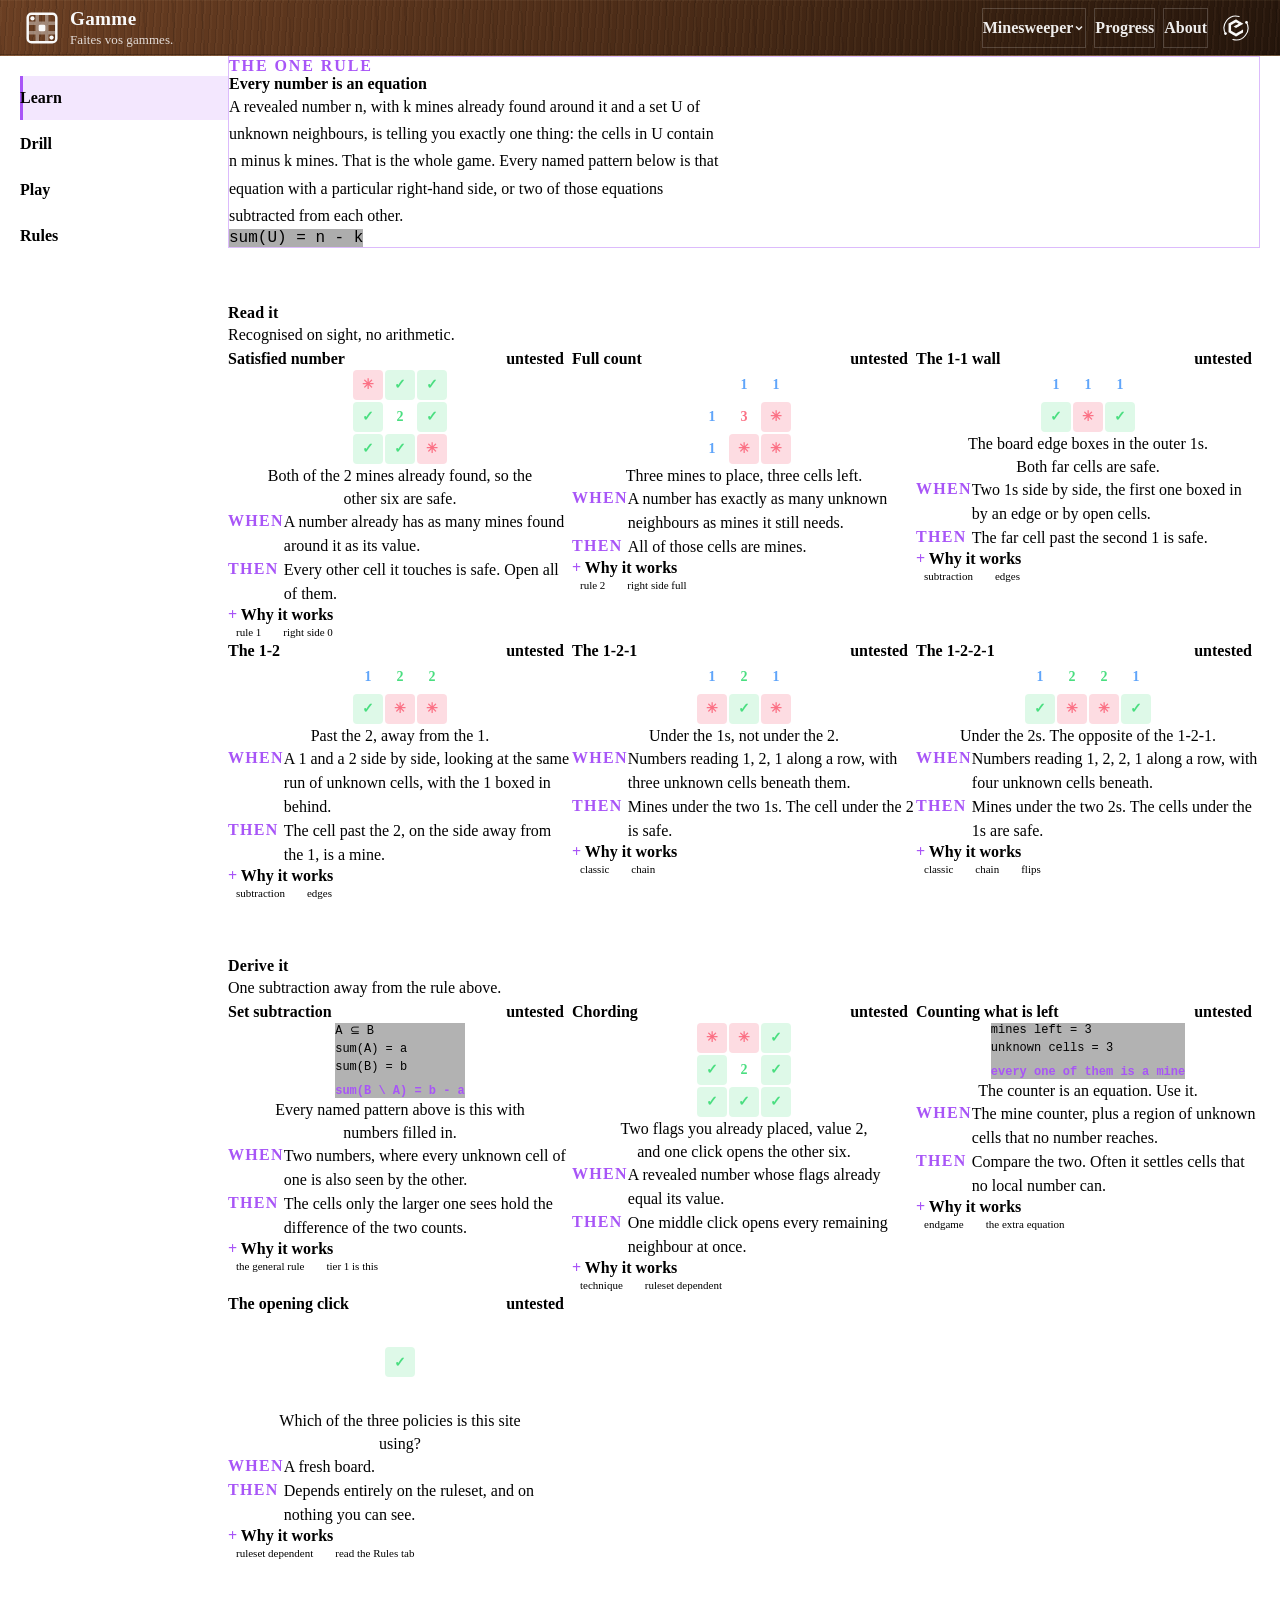
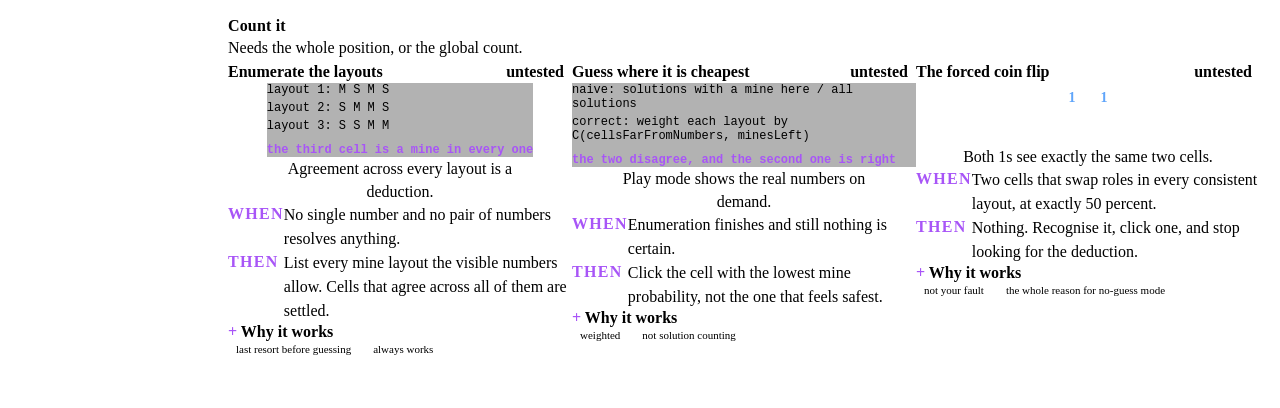
<file: index.html>
<!DOCTYPE html>
<html lang="en">
<head>
  <meta charset="UTF-8">
  <meta name="viewport" content="width=device-width, initial-scale=1.0">
  <link rel="icon" type="image/svg+xml" href="/favicon.svg">
  <link rel="icon" type="image/x-icon" href="/favicon.ico" sizes="16x16 32x32 48x48">
  <link rel="apple-touch-icon" sizes="180x180" href="/apple-touch-icon.png">
  <meta name="apple-mobile-web-app-title" content="Gamme">
  <link rel="manifest" href="/site.webmanifest">
  <meta name="neo-mark" content="on">
  <title>Gamme | Game Pattern Drills</title>
  <meta name="description" content="Learn the pattern logic behind Minesweeper, chess and dice economy games, then drill it against a live engine with switchable rulesets">
  <meta property="og:title" content="Gamme: Game Pattern Drills">
  <meta property="og:description" content="The named patterns, the one rule they all come from, and a drill that tells you in ninety seconds whether you have it">
  <meta property="og:type" content="website">
  <meta property="og:url" content="https://gamme.neorgon.com/">
  <meta property="og:site_name" content="Neorgon">
  <meta name="twitter:card" content="summary_large_image">
  <meta name="twitter:title" content="Gamme: Game Pattern Drills">
  <meta name="twitter:description" content="The named patterns, the one rule they all come from, and a drill that scores you">
  <meta name="robots" content="index, follow">
  <link rel="canonical" href="https://gamme.neorgon.com/">
  <meta property="og:locale" content="en_US">
  <meta name="theme-color" content="#040714">
  <meta name="neo-repo" content="https://github.com/energon-a-secas/gamme-site">
  <meta name="neo-updated" content="updated Aug 2026">
  <meta property="og:image" content="https://gamme.neorgon.com/og-preview.jpg">
  <meta property="og:image:width" content="1200">
  <meta property="og:image:height" content="630">
  <meta property="og:image:alt" content="Gamme">
  <meta name="twitter:image" content="https://gamme.neorgon.com/og-preview.jpg">
  <!-- Fleet design tokens: canonical, do not redeclare locally (PROJECTS.md section 5) -->
  <link rel="stylesheet" href="https://cdn.neorgon.org/v1.0.0/styles/base.css">
  <link rel="stylesheet" href="css/style.css">
  <!-- Per-game surfaces. Shared classes live in style.css; these hold only
       what one game needs and no other game can reuse. -->
  <link rel="stylesheet" href="css/games-economy.css">
  <link rel="stylesheet" href="css/games-twenty48.css">
  <!-- Neorgon Header Kit (vendored; ?header=live swaps CSS to CDN). Keep after style.css. The kit owns the header. -->
  <script>(function(){var m=location.search.match(/[?&]theme=([\w-]+)/)||document.cookie.match(/(?:^|;\s*)neo_theme=([\w-]+)/);if(m&&m[1]!=='default')document.documentElement.dataset.theme=decodeURIComponent(m[1]);})();</script>
  <link rel="stylesheet" href="css/neorgon-header.css">
  <link rel="stylesheet" href="css/neorgon-themes.css">
  <link rel="stylesheet" href="https://cdn.neorgon.org/v1.0.0/header/season.css">
  <script defer src="js/neorgon-header.js"></script>
  <link rel="stylesheet" href="css/neorgon-footer.css">
  <script defer src="js/neorgon-footer.js"></script>
  <script type="application/ld+json">
  {
    "@context": "https://schema.org",
    "@type": "WebApplication",
    "name": "Gamme",
    "description": "Learn the pattern logic behind Minesweeper, chess and dice economy games, then drill it against a live engine with switchable rulesets",
    "url": "https://gamme.neorgon.com/",
    "applicationCategory": "EducationalApplication",
    "operatingSystem": "Any",
    "offers": { "@type": "Offer", "price": "0", "priceCurrency": "USD" },
    "author": { "@type": "Organization", "name": "Neorgon", "url": "https://neorgon.com/" }
  }
  </script>
</head>
<body>

  <a class="skip-link" href="#main">Skip to content</a>

  <header class="header-bar" data-header-mode="app" data-header-skin="custom">
    <div class="header-logo">
      <a href="./" class="header-title-link">
        <img src="https://cdn.neorgon.org/v1.0.0/energon-classic-logo.png" class="header-logo-img" alt="">
        <div class="header-title-wrap">
        <h1>Gamme</h1>
        <div class="header-subtitle" data-fr="Faites vos gammes.">Game patterns, and the drills that prove them</div>
      
        </div>
      </a>
    </div>

    <div class="header-right">
      <div class="header-actions">
        <button class="btn btn--ghost btn--sm" id="gameSwitchBtn" data-keep-mobile aria-haspopup="menu" aria-expanded="false">
          <span id="gameSwitchLabel">Minesweeper</span>
          <svg width="12" height="12" viewBox="0 0 24 24" fill="none" stroke="currentColor" stroke-width="3" aria-hidden="true"><path d="M6 9l6 6 6-6"/></svg>
        </button>
        <div class="header-menu" id="gameMenu" role="menu" aria-labelledby="gameSwitchBtn" data-keep-mobile></div>
        <button class="btn btn--ghost btn--sm" id="progressBtn">Progress</button>
        <button class="btn btn--ghost btn--sm" id="aboutBtn">About</button>
      </div>

      <a class="header-home" href="https://neorgon.com/" title="neorgon.com" aria-label="Neorgon home">
        <svg class="nh-hub-icon" viewBox="0 0 24 24" fill="none" xmlns="http://www.w3.org/2000/svg" aria-hidden="true">
          <path d="M12 4.4 18.58 8.2 18.58 15.8 12 19.6 5.42 15.8 5.42 8.2Z" fill="currentColor" stroke="none"/>
          <g class="nh-orbit">
            <path d="M2.47 17.50 A11.0 11.0 0 0 1 14.85 1.37" fill="none" stroke="currentColor" stroke-width="1.05" stroke-linecap="round"/>
            <path d="M21.53 6.50 A11.0 11.0 0 0 1 9.15 22.63" fill="none" stroke="currentColor" stroke-width="1.05" stroke-linecap="round"/>
            <circle cx="21.71" cy="6.84" r="1.25" fill="currentColor"/>
            <circle cx="2.29" cy="17.16" r="1.25" fill="currentColor"/>
          </g>
        </svg>
      </a>
    </div>
  </header>


  <main id="main">
    <div class="app-shell">

      <nav class="viewnav" id="viewTabs" aria-label="Section"></nav>

      <div class="view" id="view"></div>

    </div>
  </main>

  <!-- Progress modal -->
  <div class="modal" id="progressModal" hidden>
    <div class="modal__backdrop" data-modal-close tabindex="-1" aria-hidden="true"></div>
    <div class="modal__dialog modal__dialog--wide" role="dialog" aria-modal="true" aria-labelledby="progressModalTitle" tabindex="-1">
      <header class="modal__header">
        <h2 id="progressModalTitle">Drill record</h2>
        <button type="button" class="btn btn--ghost btn--icon" data-modal-close aria-label="Close dialog">
          <svg width="20" height="20" viewBox="0 0 24 24" fill="none" stroke="currentColor" stroke-width="2" aria-hidden="true"><path d="M18 6L6 18M6 6l12 12"/></svg>
        </button>
      </header>
      <div class="modal__body" id="progressBody"></div>
      <footer class="modal__footer">
        <button type="button" class="btn btn--danger btn--sm" id="resetProgress">Clear record</button>
        <button type="button" class="btn btn--primary" data-modal-close>Done</button>
      </footer>
    </div>
  </div>

  <!-- About modal -->
  <div class="modal" id="aboutModal" hidden>
    <div class="modal__backdrop" data-modal-close tabindex="-1" aria-hidden="true"></div>
    <div class="modal__dialog modal__dialog--wide" role="dialog" aria-modal="true" aria-labelledby="aboutModalTitle" tabindex="-1">
      <header class="modal__header">
        <h2 id="aboutModalTitle">What this is</h2>
        <button type="button" class="btn btn--ghost btn--icon" data-modal-close aria-label="Close dialog">
          <svg width="20" height="20" viewBox="0 0 24 24" fill="none" stroke="currentColor" stroke-width="2" aria-hidden="true"><path d="M18 6L6 18M6 6l12 12"/></svg>
        </button>
      </header>
      <div class="modal__body">
        <p>Four games, one claim: almost every named pattern in a game is an instance of one much smaller rule. Learn the rule, and the named patterns become things you recognise instead of things you memorise.</p>
        <p>Each game gives you <strong>Learn</strong> (the pattern cards), <strong>Drill</strong> (positions to solve against a clock, scored), <strong>Play</strong> (the real thing), and <strong>Rules</strong> (the variant switches that make the same game behave differently).</p>
        <p>Nothing leaves your browser. Your drill record is in <code>localStorage</code> and disappears when you clear site data.</p>
        <p>Minesweeper is the one with the deepest treatment, because it is the one where "the sites disagree" is a real and specific problem rather than a feeling. See its Rules tab.</p>
      </div>
      <footer class="modal__footer">
        <button type="button" class="btn btn--primary" data-modal-close>Close</button>
      </footer>
    </div>
  </div>

  <footer class="neo-footer" data-footer-mode="app">
    Runs entirely in your browser. Drill scores stay in local storage.
  </footer>

  <script type="module" src="js/app.js"></script>
</body>
</html>
</file>
<file: css/style.css>
/* ── Reset & base ──────────────────────────────────────────── */
*, *::before, *::after { margin: 0; padding: 0; box-sizing: border-box; }

/*
 * ── Design tokens ─────────────────────────────────────────────
 *
 * Canonical tokens (colors, font, type scale, spacing, radii) come from the CDN:
 *   https://cdn.neorgon.org/v1.0.0/styles/base.css   (linked in index.html)
 * Do NOT redeclare them here — a local copy is how the fleet drifted. The block
 * below holds only what base.css does not define, plus the per-site accent.
 *
 * Motion: base.css still ships --ease-snap (bounce) for legacy sites, but it is
 * deprecated for new work (impeccable law: ease-out exponential, no bounce).
 * Use --ease-out below.
 */

:root {
  /* Per-site identity — set to this site's hub card accent (PROJECTS.md section 4) */
  --accent: #a855f7;
  --accent-bright: #c084fc;
  /* Set per game module by render.js, so each game tints its own surfaces. */
  --game-accent: #a855f7;

  /* Site extras base.css does not define */
  --surface-toast: #1a1730;
  --danger: #e11d48;
  --danger-hover: #f43f5e;
  --ease-out: cubic-bezier(0.22, 1, 0.36, 1);
  --control-height: 44px;
  --control-height-sm: 36px;
  --shadow-card: 0 12px 28px rgba(15, 23, 42, 0.5);
  --shadow-modal: 0 24px 48px rgba(2, 6, 23, 0.58);
  --z-sticky-header: 200;
  --z-modal: 400;
  --z-toast: 500;
}

/* Author display values (e.g. .section/.stack flex) would otherwise defeat the
   hidden attribute — restore its authority once, globally. */
[hidden] { display: none !important; }

html { height: 100%; }
body {
  font-family: var(--font);
  background: var(--bg);
  min-height: 100%;
  color: var(--text-primary);
  display: flex; flex-direction: column;
}

body.modal-open {
  overflow: hidden;
}

main#main {
  flex: 1;
  display: flex;
  flex-direction: column;
  min-height: 0;
  width: 100%;
}

/* ── Layout ────────────────────────────────────────────────── */
/*
 * GOTCHA: body { display:flex; flex-direction:column } + margin: 0 auto
 * on a child collapses its width — always pair with width: 100%.
 *
 * GOTCHA: External images (YouTube ggpht, Gravatar, etc.) may block loading
 * when the Referer header points to localhost or an unknown origin. Fix:
 * 1. Add <meta name="referrer" content="no-referrer"> in <head> (global)
 * 2. Or add referrerpolicy="no-referrer" on each <img> tag
 */
.container {
  max-width: 900px;
  width: 100%;
  margin: 0 auto;
  padding: var(--space-6);
  flex: 1;
}

/* Vertical rhythm: use inside .container or nested regions */
.stack {
  display: flex;
  flex-direction: column;
  gap: var(--space-6);
}
.stack--tight { gap: var(--space-4); }
/* 32px between major sections read as "no space at all" once the sections had
   headings of their own. Separate them the way a page break would. */
.stack--loose { gap: 56px; }

/* Page section: title row + body (replaces “card everything” for grouping) */
.section {
  display: flex;
  flex-direction: column;
  gap: var(--space-6);
}
.section__header {
  display: flex;
  flex-wrap: wrap;
  align-items: flex-end;
  justify-content: space-between;
  gap: var(--space-4);
}
.section__titles {
  display: flex;
  flex-direction: column;
  gap: var(--space-1);
  min-width: 0;
}
.section__title {
  font-size: var(--text-xl);
  font-weight: 650;
  letter-spacing: 0.01em;
  color: var(--text-primary);
}
.section__lead {
  font-size: var(--text-sm);
  color: var(--text-muted);
  line-height: 1.6;
  max-width: 64ch;
}
.section__lead code {
  font-family: ui-monospace, SFMono-Regular, Menlo, Monaco, Consolas, "Liberation Mono", monospace;
  font-size: 0.92em;
  color: var(--text-secondary);
}
.stack > .card { margin-bottom: 0; }
.toolbar {
  display: flex;
  flex-wrap: wrap;
  align-items: center;
  gap: var(--space-2);
}

/* ── Header ────────────────────────────────────────────────────
 * Owned by the Neorgon Header Kit (css/neorgon-header.css — canonical
 * source: packages/neorgon-ui/header/). Do NOT style .header-bar,
 * .header-logo*, .header-title-link, .header-subtitle, .header-right,
 * .header-actions, or .header-home here. Auth styles (.auth-*) stay
 * site-owned below.
 */
nav {
  display: flex;
  align-items: center;
  gap: var(--space-2);
}

/* ── Buttons (canonical) ─────────────────────────────────────
 * Use .btn + a variant. Aliases: .nav-link = toolbar ghost; .auth-* map below.
 */
.btn {
  display: inline-flex;
  align-items: center;
  justify-content: center;
  gap: var(--space-2);
  min-height: var(--control-height);
  padding: 0 var(--space-4);
  border-radius: var(--radius-sm);
  font-family: inherit;
  font-size: var(--text-sm);
  font-weight: 600;
  line-height: 1.2;
  text-decoration: none;
  cursor: pointer;
  border: 1px solid transparent;
  background: transparent;
  color: var(--text-primary);
  transition:
    background-color var(--dur),
    color var(--dur),
    border-color var(--dur),
    box-shadow var(--dur),
    transform var(--dur-fast);
  -webkit-tap-highlight-color: transparent;
}
.btn:disabled,
.btn[aria-disabled="true"] {
  opacity: 0.45;
  cursor: not-allowed;
  pointer-events: none;
}
.btn--sm {
  min-height: var(--control-height-sm);
  padding: 0 var(--space-3);
  font-size: var(--text-xs);
}
.btn--block { width: 100%; }
.btn--icon {
  min-width: var(--control-height);
  padding: 0;
}
.btn--primary {
  background: var(--accent);
  color: #fff;
  border-color: transparent;
}
.btn--primary:hover { background: var(--accent-bright); }
.btn--secondary {
  background: var(--surface-2);
  color: var(--text-primary);
  border-color: var(--border-strong);
}
.btn--secondary:hover {
  background: rgba(255, 255, 255, 0.1);
}
.btn--ghost {
  background: transparent;
  color: rgba(255,255,255,0.92);
  border-color: rgba(255,255,255,0.18);
}
.btn--ghost:hover {
  background: rgba(255,255,255,0.1);
  color: #fff;
}
.btn--danger {
  background: var(--danger);
  color: #fff;
  border-color: transparent;
}
.btn--danger:hover { background: var(--danger-hover); }

/* Toolbar ghost (header nav) — same as .btn.btn--ghost.btn--sm */
.nav-link {
  display: inline-flex;
  align-items: center;
  justify-content: center;
  min-height: var(--control-height);
  padding: 0 var(--space-3);
  border: 1px solid rgba(255,255,255,0.18);
  border-radius: var(--radius-sm);
  background: transparent;
  color: rgba(255,255,255,0.92);
  cursor: pointer;
  font-family: inherit;
  font-size: var(--text-sm);
  font-weight: 600;
  transition: background-color var(--dur), color var(--dur), border-color var(--dur);
}
.nav-link:hover {
  background: rgba(255,255,255,0.1);
  color: #fff;
}

.auth-toggle {
  display: flex;
  align-items: center;
  justify-content: center;
  min-width: var(--control-height);
  min-height: var(--control-height);
  padding: 0;
  border: 1px solid rgba(255,255,255,0.18);
  border-radius: var(--radius-sm);
  background: transparent;
  color: rgba(255,255,255,0.92);
  cursor: pointer;
  font-family: inherit;
  transition: background-color var(--dur), color var(--dur), border-color var(--dur);
}
.auth-toggle:hover {
  background: rgba(255,255,255,0.1);
  color: #fff;
}
.auth-toggle svg {
  width: 22px;
  height: 22px;
  flex-shrink: 0;
  display: block;
}
.auth-toggle.logged-in { color: var(--accent); }
.auth-toggle.logged-in svg circle:nth-of-type(2) {
  fill: currentColor;
  stroke: none;
}

/* ── Sheet (inline panel under header) — not a modal ─────────
 * Use for auth, filters, compact forms. No backdrop; page scrolls.
 * For blocking overlays use .modal below.
 */
.auth-panel {
  background: rgba(255,255,255,0.02);
  border-bottom: 1px solid var(--border-subtle);
  max-height: 0;
  overflow: hidden;
  transition: max-height 0.3s ease-out;
}
.auth-panel.open { max-height: 300px; }
.auth-panel-inner {
  padding: var(--space-6);
  max-width: 400px;
  margin: 0 auto;
}
.auth-tabs {
  display: flex;
  gap: var(--space-2);
  margin-bottom: var(--space-4);
}
.auth-tab {
  flex: 1;
  min-height: var(--control-height-sm);
  padding: 0 var(--space-4);
  border: 1px solid var(--border);
  border-radius: var(--radius-sm);
  background: transparent;
  color: var(--text-muted);
  cursor: pointer;
  font-family: inherit;
  font-size: var(--text-sm);
  font-weight: 600;
  transition: background-color var(--dur), color var(--dur), border-color var(--dur);
}
.auth-tab.active {
  background: var(--surface-2);
  color: var(--text-primary);
  border-color: var(--border-strong);
}
.auth-form input {
  width: 100%;
  padding: var(--space-3) var(--space-4);
  margin-bottom: var(--space-3);
  border: 1px solid var(--border);
  border-radius: var(--radius-sm);
  background: var(--surface-1);
  color: var(--text-primary);
  font-size: var(--text-sm);
  font-family: inherit;
}
.auth-submit {
  width: 100%;
  min-height: var(--control-height);
  padding: 0 var(--space-4);
  border: none;
  border-radius: var(--radius-sm);
  background: var(--accent);
  color: #fff;
  font-family: inherit;
  font-weight: 600;
  font-size: var(--text-sm);
  cursor: pointer;
  transition: background-color var(--dur);
}
.auth-submit:hover { background: var(--accent-bright); }
#authUser {
  display: flex;
  align-items: center;
  justify-content: space-between;
  gap: var(--space-4);
}
.auth-username {
  color: var(--text-primary);
  font-weight: 600;
}
.auth-logout {
  min-height: var(--control-height-sm);
  padding: 0 var(--space-3);
  border: 1px solid var(--border);
  border-radius: var(--radius-sm);
  background: transparent;
  color: var(--text-muted);
  cursor: pointer;
  font-family: inherit;
  font-size: var(--text-sm);
  font-weight: 600;
  transition: background-color var(--dur), color var(--dur), border-color var(--dur);
}
.auth-logout:hover {
  background: var(--surface-2);
  color: var(--text-primary);
}
.auth-divider {
  height: 1px;
  background: var(--border-subtle);
}

/* ── Modal (blocking overlay) ──────────────────────────────── */
.modal[hidden] {
  display: none !important;
}
.modal {
  position: fixed;
  inset: 0;
  z-index: var(--z-modal);
  display: flex;
  align-items: center;
  justify-content: center;
  padding: var(--space-4);
}
.modal__backdrop {
  position: absolute;
  inset: 0;
  background: rgba(2, 4, 12, 0.85);
  -webkit-backdrop-filter: blur(10px); /* Safari still needs the prefix */
  backdrop-filter: blur(10px);
}
.modal__dialog {
  position: relative;
  z-index: 1;
  display: flex;
  flex-direction: column;
  width: min(100%, 520px);
  max-height: min(90vh, 680px);
  overflow: hidden;
  background: var(--surface-1);
  border: 1px solid var(--border-strong);
  border-radius: var(--radius-lg);
  box-shadow: var(--shadow-modal);
}
/* For modals holding option grids or editors — narrow dialogs cramp them */
.modal__dialog--wide {
  width: min(100%, 760px);
}
.modal__header {
  display: flex;
  align-items: center;
  justify-content: space-between;
  gap: var(--space-4);
  padding: var(--space-4) var(--space-6);
  border-bottom: 1px solid var(--border-subtle);
}
.modal__header h2 {
  font-size: var(--text-lg);
  font-weight: 600;
  color: var(--text-primary);
}
.modal__body {
  padding: var(--space-6);
  overflow: auto;
  font-size: var(--text-sm);
  color: var(--text-secondary);
  line-height: 1.55;
}
.modal__body code {
  font-family: ui-monospace, SFMono-Regular, Menlo, Monaco, Consolas, "Liberation Mono", monospace;
  font-size: 0.9em;
  color: var(--text-primary);
}
.modal__footer {
  display: flex;
  flex-wrap: wrap;
  justify-content: flex-end;
  gap: var(--space-2);
  padding: var(--space-4) var(--space-6);
  border-top: 1px solid var(--border-subtle);
}

/* ── Card ──────────────────────────────────────────────────── */
/*
 * GOTCHA: backdrop-filter creates a stacking context — dropdowns inside
 * a card can be clipped by a later card's stacking context. Fix by adding
 * position: relative; z-index: 10 to the card that owns the open dropdown.
 *
 * Default: static surface (no hover lift — avoids generic “dashboard demo”).
 * Use .card--interactive for raised hover + entrance motion.
 *
 * GOTCHA: a <button> or <a> used AS a card does not inherit body text color —
 * buttons default to canvas text (near-black), rendering invisible on the dark
 * bg. When a card is an interactive element, set color: var(--text-primary)
 * and font-family: var(--font) explicitly on it.
 */
.card {
  background: var(--surface-1);
  border: 1px solid var(--border);
  border-radius: var(--radius-lg);
  padding: var(--space-6);
  margin-bottom: var(--space-6);
  backdrop-filter: blur(10px);
  transition: border-color var(--dur), box-shadow var(--dur);
}
.card:hover {
  border-color: var(--border-strong);
  box-shadow: 0 8px 20px rgba(15, 23, 42, 0.45);
}
.card--interactive {
  transition:
    transform var(--dur) ease-out,
    box-shadow var(--dur) ease-out,
    border-color var(--dur);
  animation: fadeIn 0.35s ease-out both;
}
.card--interactive:hover {
  transform: translateY(-3px);
  box-shadow: var(--shadow-card);
  border-color: var(--border-strong);
}
.card--enter {
  animation: fadeIn 0.35s ease-out both;
}
.card--flat:hover {
  box-shadow: none;
}
/* Card with an action row, in an equal-height grid: pin the toolbar to the
   bottom so buttons align across cards whose text wraps differently. */
.card--actions {
  display: flex;
  flex-direction: column;
}
.card--actions > .toolbar:last-child {
  margin-top: auto;
}

/* ── Button press feedback ─────────────────────────────────── */
button:active,
.btn:active,
.nav-link:active,
.auth-toggle:active,
.auth-tab:active,
.auth-submit:active,
.auth-logout:active {
  transform: scale(0.98);
  transition-duration: var(--dur-fast);
}

@keyframes fadeIn {
  from { opacity: 0; transform: translateY(6px); }
  to   { opacity: 1; transform: translateY(0); }
}

/* ── Skeleton loading ──────────────────────────────────────── */
@keyframes shimmer { to { background-position: -200% 0; } }
.skeleton {
  background: linear-gradient(90deg, var(--surface-1) 25%, var(--surface-2) 50%, var(--surface-1) 75%);
  background-size: 200% 100%;
  animation: shimmer 1.5s ease-in-out infinite;
  border-radius: var(--radius);
}

/* ── Toast ─────────────────────────────────────────────────── */
.toast {
  position: fixed;
  bottom: var(--space-6);
  right: var(--space-6);
  z-index: var(--z-toast);
  max-width: min(360px, calc(100vw - var(--space-8)));
  background: var(--surface-toast);
  border: 1px solid var(--border);
  border-radius: var(--radius);
  padding: var(--space-3) var(--space-4);
  font-size: var(--text-sm);
  color: var(--text-primary);
  box-shadow: var(--shadow-card);
  pointer-events: none;
  transform: translateY(8px);
  opacity: 0;
  transition: opacity 0.2s ease-out, transform 0.2s ease-out;
}
.toast.visible {
  opacity: 1;
  transform: translateY(0);
}

/* ── Footer ────────────────────────────────────────────────────
   Owned by the Neorgon Footer Kit (css/neorgon-footer.css).
   Don't add .neo-footer rules here — edit packages/neorgon-ui/footer/
   and re-run sync-footer.sh. */

/* ── Focus styles ──────────────────────────────────────────── */
:focus-visible {
  outline: 2px solid var(--accent-bright);
  outline-offset: 2px;
}

/* ── Skip link ─────────────────────────────────────────────── */
.skip-link {
  position: absolute;
  top: -100%;
  left: var(--space-4);
  z-index: 1000;
  padding: var(--space-2) var(--space-4);
  background: var(--accent-bright);
  color: #000;
  font-weight: 600;
  font-size: var(--text-sm);
  border-radius: 0 0 var(--radius-sm) var(--radius-sm);
  text-decoration: none;
  transition: top var(--dur);
}
.skip-link:focus { top: 0; }

/* ── Reduced motion ────────────────────────────────────────── */
@media (prefers-reduced-motion: reduce) {
  *, *::before, *::after {
    animation-duration: 0.01ms !important;
    animation-iteration-count: 1 !important;
    transition: none !important;
  }
  .card--interactive:hover { transform: none; }
}

/* ── Responsive ────────────────────────────────────────────── */
@media (max-width: 600px) {
  .container { padding: var(--space-4); }
  .toast {
    left: var(--space-4);
    right: var(--space-4);
    max-width: none;
  }
}

/* ═══════════════════════════════════════════════════════════════
   Gamme app
   ═══════════════════════════════════════════════════════════════ */

.app-shell {
  width: 100%;
  max-width: 1240px;
  margin: 0 auto;
  padding: var(--space-6) var(--space-6) 64px;
  display: grid;
  grid-template-columns: minmax(0, 1fr);
  gap: var(--space-6);
  align-content: start;
}
.app-shell > * { min-width: 0; }

/* Desktop moves the section nav into the left gutter that was empty anyway,
   which also narrows the reading column toward a comfortable measure instead
   of stretching every paragraph across the full window. */
@media (min-width: 940px) {
  .app-shell {
    grid-template-columns: 208px minmax(0, 1fr);
    gap: var(--space-8);
    padding: var(--space-8) var(--space-8) 80px;
  }
}

/* ── Header skin: cosy wood ────────────────────────────────────
 * The one sanctioned exception to "no site-local header CSS": a site-authored
 * `custom` skin, tokens only. The selector below is copied exactly from
 * packages/neorgon-ui/header/README.md, because the scoping IS the contract:
 *
 *   html:not([data-theme])  collapses the skin the moment a visitor picks a
 *                           theme with ?theme= , so visitor choice still wins.
 *   [data-header-skin]      lands at (0,3,1): above the kit default, below an
 *                           armed season, which is the precedence the fleet uses.
 *
 * Warm walnut into a dark table edge, so the bar reads like the side of a
 * boardgame box rather than a product header.
 */
html:not([data-theme]) .header-bar[data-header-skin="custom"] {
  --header-bg-start: #6b3f23;
  --header-bg-mid:   #4a2b17;
  --header-bg-end:   #24150b;
  --header-accent:   #e8b979;

  /* The grain. Still tokens only: the kit composes --header-bg ON .header-bar
     precisely so a skin can replace it, and its own comment says so. Three
     layers over the base ramp, all of them low alpha so the header text keeps
     its contrast: fine grain, a slower cathedral figure, then two plank seams.
     No image, no request, and it re-skins with the season like any other value. */
  --header-bg:
    repeating-linear-gradient(94deg,
      rgba(0, 0, 0, .10) 0px, rgba(0, 0, 0, .10) 1px,
      rgba(255, 214, 160, .035) 1px, rgba(255, 214, 160, .035) 3px,
      transparent 3px, transparent 7px),
    repeating-linear-gradient(87deg,
      rgba(0, 0, 0, .07) 0px, rgba(0, 0, 0, .07) 2px,
      transparent 2px, transparent 29px),
    linear-gradient(to bottom,
      rgba(255, 226, 183, .05) 0 1px,
      transparent 1px calc(100% - 1px),
      rgba(0, 0, 0, .22) calc(100% - 1px) 100%),
    linear-gradient(in oklch 135deg,
      var(--header-bg-start) 0%, var(--header-bg-mid) 52%, var(--header-bg-end) 100%);

  /* Warm the bottom ramp to match, instead of the cool default hairline. */
  --header-edge-from: rgba(255, 205, 145, .12);
  --header-edge-to:   rgba(255, 205, 145, .30);
}

/* ── Section nav: a row on mobile, a rail on desktop ───────── */
.viewnav {
  display: flex;
  gap: var(--space-1);
  padding: 4px;
  background: var(--surface-1);
  border: 1px solid var(--border);
  border-radius: var(--radius);
  overflow-x: auto;
  scrollbar-width: none;
}
.viewnav::-webkit-scrollbar { display: none; }

.viewtab {
  flex: 0 0 auto;
  min-height: 40px;
  padding: 0 var(--space-4);
  border: 0;
  border-radius: calc(var(--radius) - 4px);
  background: transparent;
  color: var(--text-muted);
  font: inherit;
  font-size: var(--text-sm);
  font-weight: 600;
  cursor: pointer;
  transition: background-color var(--dur), color var(--dur);
}
.viewtab:hover { color: var(--text-primary); background: rgba(255, 255, 255, 0.05); }
.viewtab.is-active {
  background: color-mix(in srgb, var(--game-accent) 20%, transparent);
  color: var(--text-primary);
  box-shadow: inset 0 0 0 1px color-mix(in srgb, var(--game-accent) 45%, transparent);
}

@media (min-width: 940px) {
  .viewnav {
    position: sticky;
    top: 76px;
    flex-direction: column;
    align-items: stretch;
    gap: 2px;
    padding: var(--space-2);
    overflow: visible;
    align-self: start;
  }
  .viewtab {
    min-height: 44px;
    text-align: left;
    padding: 0 var(--space-3);
    display: flex;
    align-items: center;
  }
  /* An accent spine reads as "you are here" without shouting. */
  .viewtab.is-active {
    background: color-mix(in srgb, var(--game-accent) 14%, transparent);
    box-shadow: inset 3px 0 0 var(--game-accent);
  }
}

/* ── Game switcher menu ────────────────────────────────────────
 * The panel is the Header Kit's .header-menu: it owns the box, the shadow,
 * the open animation and the a11y. The kit's stylesheet loads after this one,
 * so a site-local .header-menu rule loses anyway. Only the row contents here.
 */
.menudot { width: 10px; height: 10px; border-radius: 50%; flex: 0 0 auto; }
.menutext { display: flex; flex-direction: column; gap: 2px; min-width: 0; text-align: left; }
.menutext small { line-height: 1.4; }
/* Without a cap the taglines make a 450px dropdown out of a 180px control. */
.header-menu__item { max-width: 320px; }
.menutext small { color: var(--text-muted); font-size: var(--text-xs); font-weight: 400; }
.header-menu__item { display: flex; align-items: center; gap: var(--space-3); width: 100%; }
.header-menu__item.is-active .menutext strong { color: var(--game-accent); }

/* ── The core rule banner ──────────────────────────────────── */
.corerule {
  padding: var(--space-6);
  border-radius: var(--radius-lg);
  border: 1px solid color-mix(in srgb, var(--game-accent) 40%, transparent);
  background:
    linear-gradient(135deg,
      color-mix(in srgb, var(--game-accent) 14%, transparent),
      transparent 65%),
    var(--surface-1);
  display: flex;
  flex-direction: column;
  gap: var(--space-2);
}
.corerule__kicker {
  font-size: var(--text-xs);
  font-weight: 700;
  letter-spacing: 0.12em;
  text-transform: uppercase;
  color: var(--game-accent);
}
.corerule__title { font-size: var(--text-xl); font-weight: 650; }
.corerule__body { color: var(--text-secondary); line-height: 1.7; max-width: 62ch; }
.corerule__formula {
  align-self: flex-start;
  margin-top: var(--space-2);
  padding: var(--space-2) var(--space-4);
  border-radius: var(--radius-sm);
  background: rgba(0, 0, 0, 0.32);
  border: 1px solid var(--border);
  font-family: ui-monospace, SFMono-Regular, Menlo, monospace;
  font-size: var(--text-sm);
  color: var(--text-primary);
}

/* ── Pattern cards ─────────────────────────────────────────── */
.patterngrid {
  display: grid;
  grid-template-columns: repeat(auto-fill, minmax(320px, 1fr));
  gap: var(--space-6);
}
.pcard {
  display: flex;
  flex-direction: column;
  gap: var(--space-4);
  padding: var(--space-6);
  background: var(--surface-1);
  border: 1px solid var(--border);
  border-radius: var(--radius-lg);
  transition: border-color var(--dur), box-shadow var(--dur);
}
.pcard:hover {
  border-color: color-mix(in srgb, var(--game-accent) 45%, var(--border));
  box-shadow: 0 8px 22px rgba(0, 0, 0, 0.35);
}
.pcard__head { display: flex; align-items: baseline; justify-content: space-between; gap: var(--space-3); }
.pcard__name { font-size: var(--text-base); font-weight: 650; }
.pcard__acc {
  font-size: var(--text-xs);
  font-weight: 700;
  padding: 2px 8px;
  border-radius: 999px;
  border: 1px solid var(--border);
  white-space: nowrap;
}
.pcard__acc.is-untested { color: var(--text-muted); }
.pcard__acc.is-good { color: #4ade80; border-color: rgba(74, 222, 128, 0.4); }
.pcard__acc.is-mid  { color: #fbbf24; border-color: rgba(251, 191, 36, 0.4); }
.pcard__acc.is-bad  { color: #fb7185; border-color: rgba(251, 113, 133, 0.4); }
.pcard__diagram { display: flex; justify-content: center; }
.pcard__rows { display: grid; grid-template-columns: auto 1fr; gap: 4px var(--space-3); margin: 0; }
.pcard__rows dt {
  font-size: var(--text-xs);
  font-weight: 700;
  text-transform: uppercase;
  letter-spacing: 0.08em;
  color: var(--game-accent);
  padding-top: 2px;
}
.pcard__rows dd { margin: 0; font-size: var(--text-sm); color: var(--text-secondary); line-height: 1.5; }
.pcard__why summary {
  cursor: pointer;
  font-size: var(--text-xs);
  font-weight: 600;
  color: var(--text-muted);
  list-style: none;
}
.pcard__why summary::-webkit-details-marker { display: none; }
.pcard__why summary::before { content: '+ '; color: var(--game-accent); }
.pcard__why[open] summary::before { content: '- '; }
.pcard__why p {
  margin-top: var(--space-2);
  font-size: var(--text-sm);
  color: var(--text-secondary);
  line-height: 1.6;
}
.pcard__tags { display: flex; flex-wrap: wrap; gap: 6px; }
.tag {
  font-size: 11px;
  padding: 2px 8px;
  border-radius: 999px;
  background: var(--surface-2);
  color: var(--text-muted);
  border: 1px solid var(--border);
}

/* ── Diagrams ──────────────────────────────────────────────── */
.diagram { margin: 0; display: flex; flex-direction: column; align-items: center; gap: var(--space-2); }
.diagram figcaption {
  font-size: var(--text-xs);
  color: var(--text-muted);
  text-align: center;
  max-width: 34ch;
  line-height: 1.45;
}
.msmini {
  display: grid;
  grid-template-columns: repeat(var(--cols), 30px);
  gap: 2px;
}
.msmini__c {
  width: 30px; height: 30px;
  display: grid; place-items: center;
  border-radius: 4px;
  background: var(--surface-2);
  border: 1px solid var(--border);
  font-size: 14px;
  font-weight: 700;
  font-variant-numeric: tabular-nums;
}
.msmini__c.is-open { background: rgba(255, 255, 255, 0.05); border-color: rgba(255, 255, 255, 0.09); }
.msmini__c.is-void { background: transparent; border: 1px dashed rgba(255, 255, 255, 0.14); }
.msmini__c.is-safe {
  background: rgba(74, 222, 128, 0.18);
  border-color: rgba(74, 222, 128, 0.5);
  color: #4ade80;
}
.msmini__c.is-minemark {
  background: rgba(244, 63, 94, 0.18);
  border-color: rgba(244, 63, 94, 0.5);
  color: #fb7185;
}
.algebra {
  display: flex; flex-direction: column; gap: 4px;
  padding: var(--space-3) var(--space-4);
  background: rgba(0, 0, 0, 0.3);
  border: 1px solid var(--border);
  border-radius: var(--radius-sm);
}
.algebra code { font-family: ui-monospace, SFMono-Regular, Menlo, monospace; font-size: 12px; color: var(--text-secondary); }
.algebra__result {
  padding-top: 6px;
  border-top: 1px solid var(--border);
  color: var(--game-accent) !important;
  font-weight: 700;
}

/* ── The Minesweeper board ─────────────────────────────────── */
.boardwrap { display: flex; justify-content: center; width: 100%; overflow-x: auto; padding-bottom: 4px; }
.msboard {
  display: grid;
  grid-template-columns: repeat(var(--cols), var(--cell, 30px));
  gap: 2px;
  padding: var(--space-3);
  background: rgba(0, 0, 0, 0.28);
  border: 1px solid var(--border);
  border-radius: var(--radius);
  width: max-content;
}
.mscell {
  width: var(--cell, 30px);
  height: var(--cell, 30px);
  display: grid;
  place-items: center;
  padding: 0;
  border: 1px solid rgba(255, 255, 255, 0.14);
  border-top-color: rgba(255, 255, 255, 0.22);
  border-radius: 4px;
  background: #2b2545;
  color: var(--text-primary);
  font-family: var(--font);
  font-size: calc(var(--cell, 30px) * 0.52);
  font-weight: 700;
  font-variant-numeric: tabular-nums;
  cursor: pointer;
  position: relative;
  transition: background-color 0.12s var(--ease-out), transform 0.1s var(--ease-out);
  -webkit-tap-highlight-color: transparent;
  user-select: none;
}
.mscell:hover:not(.is-open) { background: #3a3159; }
.mscell.is-open {
  background: rgba(255, 255, 255, 0.03);
  border-color: rgba(255, 255, 255, 0.05);
  border-top-color: rgba(255, 255, 255, 0.05);
  cursor: default;
}
.mscell.is-flag { color: #fbbf24; }
.mscell.is-wrongflag { background: rgba(244, 63, 94, 0.2); }
.mscell.is-mine { background: rgba(244, 63, 94, 0.18); color: #fb7185; }
.mscell.is-boom { background: #f43f5e; color: #fff; }
.mscell.mark-safe { background: rgba(74, 222, 128, 0.24); color: #4ade80; border-color: rgba(74, 222, 128, 0.5); }
.mscell.mark-mine { background: rgba(244, 63, 94, 0.24); color: #fb7185; border-color: rgba(244, 63, 94, 0.5); }

/* Classic number hues, lifted for a dark background. */
.mscell.n1, .msmini__c.n1 { color: #60a5fa; }
.mscell.n2, .msmini__c.n2 { color: #4ade80; }
.mscell.n3, .msmini__c.n3 { color: #fb7185; }
.mscell.n4, .msmini__c.n4 { color: #c084fc; }
.mscell.n5, .msmini__c.n5 { color: #fbbf24; }
.mscell.n6, .msmini__c.n6 { color: #2dd4bf; }
.mscell.n7, .msmini__c.n7 { color: #e2e8f0; }
.mscell.n8, .msmini__c.n8 { color: #94a3b8; }

/* Overlays painted by hints and by drill grading. */
.mscell.ov-safe   { box-shadow: inset 0 0 0 2px #4ade80; }
.mscell.ov-mine   { box-shadow: inset 0 0 0 2px #fb7185; }
.mscell.ov-source { box-shadow: inset 0 0 0 2px var(--game-accent); }
.mscell.ov-hint   { box-shadow: inset 0 0 0 2px #fbbf24; animation: pulseHint 1.2s ease-out infinite; }
.mscell.ov-wrong  { box-shadow: inset 0 0 0 2px #f43f5e; background: rgba(244, 63, 94, 0.3); }
@keyframes pulseHint { 50% { box-shadow: inset 0 0 0 2px rgba(251, 191, 36, 0.35); } }

.mscell.has-odds::after {
  content: attr(data-odds);
  position: absolute;
  inset: 0;
  display: grid;
  place-items: center;
  font-size: calc(var(--cell, 30px) * 0.36);
  font-weight: 700;
  color: var(--text-primary);
  background: rgba(0, 0, 0, 0.55);
  border-radius: 3px;
}

/* ── Generic board, used by chess and 2048 ─────────────────── */
.gboard {
  display: grid;
  grid-template-columns: repeat(var(--cols, 8), var(--cell, 44px));
  gap: var(--gap, 2px);
  padding: var(--space-2);
  background: rgba(0, 0, 0, 0.28);
  border: 1px solid var(--border);
  border-radius: var(--radius);
  width: max-content;
  margin: 0 auto;
}
.gcell {
  width: var(--cell, 44px);
  height: var(--cell, 44px);
  display: grid;
  place-items: center;
  padding: 0;
  border: 0;
  border-radius: 4px;
  background: var(--surface-2);
  color: var(--text-primary);
  font-family: var(--font);
  font-size: calc(var(--cell, 44px) * 0.62);
  font-weight: 600;
  line-height: 1;
  cursor: pointer;
  transition: background-color 0.12s var(--ease-out), box-shadow 0.12s var(--ease-out);
  -webkit-tap-highlight-color: transparent;
}
.gcell.is-light { background: #cbd5e1; color: #0f172a; }
.gcell.is-dark  { background: #64748b; color: #0f172a; }
.gcell.is-target { box-shadow: inset 0 0 0 3px var(--game-accent); }
.gcell.is-right  { box-shadow: inset 0 0 0 3px #4ade80; }
.gcell.is-wrong  { box-shadow: inset 0 0 0 3px #f43f5e; }
.gcell.is-hint   { box-shadow: inset 0 0 0 3px #fbbf24; }

/* ── Stats strip ───────────────────────────────────────────── */
.statbar {
  display: flex;
  flex-wrap: wrap;
  gap: var(--space-2);
}
.stat {
  display: flex;
  flex-direction: column;
  gap: 1px;
  padding: var(--space-2) var(--space-4);
  min-width: 92px;
  background: var(--surface-1);
  border: 1px solid var(--border);
  border-radius: var(--radius-sm);
}
.stat__label {
  font-size: 10px;
  font-weight: 700;
  letter-spacing: 0.1em;
  text-transform: uppercase;
  color: var(--text-muted);
}
.stat__value { font-size: var(--text-sm); font-weight: 650; font-variant-numeric: tabular-nums; }

/* ── Drills ────────────────────────────────────────────────── */
.drillbar {
  display: flex;
  align-items: center;
  gap: var(--space-4);
  padding: var(--space-2) var(--space-4);
  background: var(--surface-1);
  border: 1px solid var(--border);
  border-radius: var(--radius-sm);
  font-variant-numeric: tabular-nums;
}
.drillbar__pos { font-weight: 700; }
.drillbar__score { color: var(--text-muted); font-size: var(--text-sm); }
.drillbar__clock { margin-left: auto; color: var(--game-accent); font-weight: 700; }
.drillprompt {
  font-size: var(--text-lg);
  font-weight: 600;
  line-height: 1.4;
  max-width: 60ch;
}
.drillstage { display: flex; flex-direction: column; align-items: center; gap: var(--space-4); }

.levelgrid {
  display: grid;
  grid-template-columns: repeat(auto-fill, minmax(190px, 1fr));
  gap: var(--space-3);
}
.levelcard {
  display: flex;
  flex-direction: column;
  gap: 4px;
  padding: var(--space-4);
  text-align: left;
  background: var(--surface-1);
  border: 1px solid var(--border);
  border-radius: var(--radius);
  color: var(--text-primary);
  font: inherit;
  cursor: pointer;
  transition: border-color var(--dur), background-color var(--dur);
}
.levelcard:hover { border-color: var(--border-strong); }
.levelcard.is-active {
  border-color: var(--game-accent);
  background: color-mix(in srgb, var(--game-accent) 12%, var(--surface-1));
}
.levelcard__n { font-size: 10px; font-weight: 800; letter-spacing: 0.1em; color: var(--game-accent); }
.levelcard__name { font-weight: 650; }
.levelcard__blurb { font-size: var(--text-xs); color: var(--text-muted); line-height: 1.45; }

.choicegrid {
  display: grid;
  grid-template-columns: repeat(auto-fit, minmax(150px, 1fr));
  gap: var(--space-2);
  width: 100%;
  max-width: 560px;
}
.choice {
  min-height: 46px;
  padding: 0 var(--space-4);
  background: var(--surface-1);
  border: 1px solid var(--border-strong);
  border-radius: var(--radius-sm);
  color: var(--text-primary);
  font: inherit;
  font-weight: 600;
  cursor: pointer;
  transition: background-color var(--dur), border-color var(--dur);
}
.choice:hover { background: var(--surface-2); border-color: var(--game-accent); }
.choice.is-picked { border-color: var(--game-accent); background: color-mix(in srgb, var(--game-accent) 18%, var(--surface-1)); }
.choice.is-right { border-color: #4ade80; background: rgba(74, 222, 128, 0.16); }
.choice.is-wrong { border-color: #f43f5e; background: rgba(244, 63, 94, 0.16); }

.feedback {
  padding: var(--space-4) var(--space-5);
  border-radius: var(--radius);
  border: 1px solid var(--border);
  background: var(--surface-1);
  display: flex;
  flex-direction: column;
  gap: var(--space-2);
  animation: fadeIn 0.25s var(--ease-out) both;
}
.feedback.is-right { border-color: rgba(74, 222, 128, 0.45); background: rgba(74, 222, 128, 0.08); }
.feedback.is-wrong { border-color: rgba(244, 63, 94, 0.45); background: rgba(244, 63, 94, 0.08); }
.feedback__head { display: flex; align-items: baseline; justify-content: space-between; gap: var(--space-3); }
.feedback__head strong { font-size: var(--text-lg); }
.feedback.is-right .feedback__head strong { color: #4ade80; }
.feedback.is-wrong .feedback__head strong { color: #fb7185; }
.feedback__time { font-size: var(--text-sm); color: var(--text-muted); font-variant-numeric: tabular-nums; }
.feedback__detail { color: var(--text-secondary); line-height: 1.65; max-width: 68ch; }

/* ── Scoreboard ────────────────────────────────────────────── */
.scoretable { display: flex; flex-direction: column; gap: 6px; }
.scorerow {
  display: grid;
  grid-template-columns: 82px minmax(0, 1fr) 140px 62px;
  align-items: center;
  gap: var(--space-3);
  padding: var(--space-2) var(--space-3);
  background: var(--surface-1);
  border: 1px solid var(--border);
  border-radius: var(--radius-sm);
}
.scorerow__tier { font-size: 10px; font-weight: 700; text-transform: uppercase; letter-spacing: 0.08em; color: var(--text-muted); }
.scorerow__name { font-size: var(--text-sm); font-weight: 600; }
.scorerow__pct { font-size: var(--text-xs); color: var(--text-muted); text-align: right; font-variant-numeric: tabular-nums; }
.meter { display: block; height: 6px; border-radius: 999px; background: var(--surface-2); overflow: hidden; }
.meter__fill { display: block; height: 100%; border-radius: 999px; transition: width 0.4s var(--ease-out); }
.meter__fill.is-good { background: #4ade80; }
.meter__fill.is-mid  { background: #fbbf24; }
.meter__fill.is-bad  { background: #fb7185; }
.meter__fill.is-empty { background: transparent; }

/* ── Rules tab ─────────────────────────────────────────────── */
.ruletable { display: flex; flex-direction: column; gap: var(--space-3); }
.rulerow {
  display: grid;
  grid-template-columns: 230px minmax(0, 1fr);
  gap: var(--space-6);
  align-items: start;
  padding: var(--space-5);
  background: var(--surface-1);
  border: 1px solid var(--border);
  border-radius: var(--radius);
}
.rulerow__name { display: flex; flex-direction: column; gap: var(--space-2); }
.rulerow__body { font-size: var(--text-sm); color: var(--text-secondary); line-height: 1.65; max-width: 68ch; }
.ruleswitch { display: inline-flex; align-items: center; gap: var(--space-2); font-size: var(--text-sm); color: var(--text-muted); cursor: pointer; }
.ruleswitch input { width: 18px; height: 18px; accent-color: var(--game-accent); cursor: pointer; }

.select {
  min-height: var(--control-height-sm);
  padding: 0 var(--space-3);
  border: 1px solid var(--border-strong);
  border-radius: var(--radius-sm);
  background: var(--surface-2);
  color: var(--text-primary);
  font: inherit;
  font-size: var(--text-sm);
  cursor: pointer;
}

.presetrow { display: grid; grid-template-columns: repeat(auto-fit, minmax(200px, 1fr)); gap: var(--space-3); }
.preset {
  display: flex;
  flex-direction: column;
  gap: 4px;
  padding: var(--space-4);
  text-align: left;
  background: var(--surface-1);
  border: 1px solid var(--border);
  border-radius: var(--radius);
  color: var(--text-primary);
  font: inherit;
  cursor: pointer;
  transition: border-color var(--dur), background-color var(--dur);
}
.preset:hover { border-color: var(--game-accent); background: var(--surface-2); }
.preset small { font-size: var(--text-xs); color: var(--text-muted); line-height: 1.45; }

.measure { margin-top: var(--space-3); }
.measure__note { margin-top: var(--space-3); font-size: var(--text-xs); color: var(--text-muted); line-height: 1.55; max-width: 70ch; }

/* ── Notices and callouts ──────────────────────────────────── */
.notice {
  padding: var(--space-3) var(--space-4);
  border-radius: var(--radius-sm);
  border: 1px solid var(--border);
  background: var(--surface-1);
  font-size: var(--text-sm);
  color: var(--text-secondary);
  line-height: 1.55;
}
.notice--warn { border-color: rgba(251, 191, 36, 0.45); background: rgba(251, 191, 36, 0.08); }
.notice--good { border-color: rgba(74, 222, 128, 0.45); background: rgba(74, 222, 128, 0.08); }
.notice__sub { margin-top: var(--space-2); color: var(--text-muted); }
.callout {
  padding: var(--space-4);
  border-left: 3px solid var(--game-accent);
  border-radius: 0 var(--radius-sm) var(--radius-sm) 0;
  background: var(--surface-1);
  font-size: var(--text-sm);
  color: var(--text-secondary);
  line-height: 1.6;
}
.callout--warn { border-left-color: #fbbf24; }
.kv { display: grid; grid-template-columns: auto 1fr; gap: 4px var(--space-4); margin: 0; }
.kv__k { font-size: var(--text-xs); text-transform: uppercase; letter-spacing: 0.08em; color: var(--text-muted); }
.kv__v { font-size: var(--text-sm); color: var(--text-secondary); }

/* ── Tables ────────────────────────────────────────────────── */
.progblock { margin-bottom: var(--space-6); }
.progblock__title { font-size: var(--text-base); font-weight: 650; margin-bottom: var(--space-2); }
.progtable { width: 100%; border-collapse: collapse; font-size: var(--text-sm); }
.progtable th {
  text-align: left;
  padding: var(--space-2) var(--space-3);
  font-size: 10px;
  font-weight: 700;
  letter-spacing: 0.08em;
  text-transform: uppercase;
  color: var(--text-muted);
  border-bottom: 1px solid var(--border);
}
.progtable td {
  padding: var(--space-2) var(--space-3);
  border-bottom: 1px solid var(--border-subtle);
  color: var(--text-secondary);
  font-variant-numeric: tabular-nums;
}
.progtable tr.is-untested td { color: var(--text-muted); }
.progtable td.is-bad { color: #fb7185; font-weight: 700; }

/* ── Responsive ────────────────────────────────────────────── */
@media (max-width: 860px) {
  .rulerow { grid-template-columns: 1fr; gap: var(--space-2); }
  .scorerow { grid-template-columns: minmax(0, 1fr) 100px 52px; }
  .scorerow__tier { display: none; }
}
@media (max-width: 700px) {
  .app-shell { padding: var(--space-4) var(--space-4) var(--space-8); gap: var(--space-4); }
  .msboard { --cell: 26px; padding: var(--space-2); }
  .gboard, .chess-frame { --cell: 38px; }
  .drillprompt { font-size: var(--text-base); }
  .patterngrid { grid-template-columns: 1fr; }
}
@media (max-width: 420px) {
  .msboard { --cell: 22px; }
  .gboard, .chess-frame { --cell: 34px; }
  .msmini { grid-template-columns: repeat(var(--cols), 26px); }
  .msmini__c { width: 26px; height: 26px; font-size: 12px; }
}

/* ── Chess ─────────────────────────────────────────────────── */
.chess-frame { display: flex; gap: 4px; justify-content: center; align-items: stretch; max-width: 100%; overflow-x: auto; }
.chess-ranks {
  display: grid;
  grid-template-rows: repeat(8, var(--cell, 44px));
  align-items: center;
  padding-top: var(--space-2);
}
.chess-ranks span, .chess-files span {
  font-size: 10px;
  color: var(--text-muted);
  text-align: center;
  font-variant-numeric: tabular-nums;
}
.chess-mid { display: flex; flex-direction: column; }
.chess-files {
  display: grid;
  grid-template-columns: repeat(8, var(--cell, 44px));
  padding: 0 var(--space-2);
}
.chess-board .gcell { font-size: calc(var(--cell, 44px) * 0.72); }
.chess-board .chess-white { color: #f8fafc; text-shadow: 0 1px 2px rgba(0,0,0,.55); }
.chess-board .chess-black { color: #0b1020; }
.chess-frame--mini { --cell: 26px; }
.chess-frame--mini .chess-ranks, .chess-frame--mini .chess-files { display: none; }
.chess-hint { font-size: var(--text-xs); color: var(--text-muted); text-align: center; }

/* ── Cards teardown ────────────────────────────────────────── */
.langbar {
  display: flex;
  flex-wrap: wrap;
  align-items: center;
  justify-content: space-between;
  gap: var(--space-4);
  padding: var(--space-3) var(--space-4);
  border: 1px solid var(--border);
  border-radius: var(--radius);
  background: var(--surface-1);
}
.langbar__note { font-size: var(--text-sm); color: var(--text-muted); }
.langbar__toggle { display: flex; gap: 2px; padding: 3px; border-radius: var(--radius-sm); background: var(--surface-2); }
.langbtn {
  min-height: 30px;
  padding: 0 var(--space-3);
  border: 0;
  border-radius: calc(var(--radius-sm) - 2px);
  background: transparent;
  color: var(--text-muted);
  font: inherit;
  font-size: var(--text-xs);
  font-weight: 700;
  letter-spacing: .04em;
  cursor: pointer;
  transition: background-color var(--dur), color var(--dur);
}
.langbtn.is-active { background: var(--game-accent); color: #1a0f08; }

/* The comparison table. A grid, not a <table>, so a row can be a button and
   the whole thing can collapse to two columns on a phone. */
.cmp {
  display: flex;
  flex-direction: column;
  gap: 2px;
  border: 1px solid var(--border);
  border-radius: var(--radius);
  padding: var(--space-2);
  background: var(--surface-1);
  overflow-x: auto;
}
.cmp__row {
  display: grid;
  grid-template-columns: minmax(150px, 1.4fr) repeat(4, minmax(96px, 1fr));
  gap: var(--space-2);
  align-items: center;
  width: 100%;
  padding: var(--space-3);
  border: 0;
  border-radius: var(--radius-sm);
  background: transparent;
  color: var(--text-primary);
  font: inherit;
  text-align: left;
  cursor: pointer;
  transition: background-color var(--dur);
}
.cmp__row:hover { background: rgba(255, 255, 255, .04); }
.cmp__row.is-open { background: color-mix(in srgb, var(--game-accent) 14%, transparent); }
.cmp__row--head {
  cursor: default;
  font-size: var(--text-xs);
  text-transform: uppercase;
  letter-spacing: .06em;
  color: var(--text-muted);
}
.cmp__row--head:hover { background: transparent; }
.cmp__game { display: flex; flex-direction: column; gap: 1px; min-width: 0; }
.cmp__game small { color: var(--text-muted); font-size: var(--text-xs); }
.cmp__cell { font-size: var(--text-sm); color: var(--text-secondary); }
/* Tone is a hint, never the only signal: every cell also states its value. */
.cmp__cell.tone-good { color: #6ee7b7; }
.cmp__cell.tone-mid  { color: #fcd34d; }
.cmp__cell.tone-bad  { color: #fca5a5; }
.cmp__row--head .cmp__cell { color: var(--text-muted); }
.cmp__hint { color: var(--text-muted); font-size: var(--text-sm); max-width: 62ch; }

.chip {
  min-height: 32px;
  padding: 0 var(--space-3);
  border: 1px solid var(--border);
  border-radius: 999px;
  background: transparent;
  color: var(--text-muted);
  font: inherit;
  font-size: var(--text-xs);
  font-weight: 600;
  cursor: pointer;
  transition: background-color var(--dur), color var(--dur), border-color var(--dur);
}
.chip:hover { color: var(--text-primary); border-color: var(--border-strong); }
.chip.is-active {
  background: color-mix(in srgb, var(--game-accent) 20%, transparent);
  border-color: var(--game-accent);
  color: var(--text-primary);
}

.factgrid {
  display: grid;
  grid-template-columns: repeat(auto-fit, minmax(230px, 1fr));
  gap: var(--space-3);
}
.fact {
  padding: var(--space-4);
  border: 1px solid var(--border);
  border-radius: var(--radius-sm);
  background: var(--surface-1);
}
.fact__label {
  font-size: var(--text-xs);
  text-transform: uppercase;
  letter-spacing: .06em;
  color: var(--text-muted);
  margin-bottom: var(--space-2);
}
.fact__value { font-size: var(--text-sm); color: var(--text-secondary); line-height: 1.55; }

.prosebox {
  padding: var(--space-4) var(--space-5);
  border-left: 3px solid var(--border-strong);
  border-radius: 0 var(--radius-sm) var(--radius-sm) 0;
  background: var(--surface-1);
}
.prosebox--good  { border-left-color: #34d399; }
.prosebox--bad   { border-left-color: #f87171; }
.prosebox--steal { border-left-color: var(--game-accent); }
.prosebox__label {
  font-size: var(--text-xs);
  text-transform: uppercase;
  letter-spacing: .06em;
  color: var(--text-muted);
  margin-bottom: var(--space-2);
}
.prosebox__body { color: var(--text-secondary); line-height: 1.7; max-width: 68ch; }

.sourcelist { list-style: none; display: flex; flex-direction: column; gap: var(--space-2); }
.sourcelist a { color: var(--game-accent); font-size: var(--text-sm); }

/* ── Cards: the decisions view ─────────────────────────────── */
.decision__q { font-size: var(--text-lg); font-weight: 650; color: var(--text-primary); }
.decision__opts { display: grid; grid-template-columns: repeat(auto-fit, minmax(260px, 1fr)); gap: var(--space-3); }
.decision__opt {
  display: grid;
  grid-template-columns: 1fr auto;
  gap: var(--space-2) var(--space-3);
  align-items: start;
  padding: var(--space-4);
  border: 1px solid var(--border);
  border-radius: var(--radius-sm);
  background: var(--surface-1);
  color: var(--text-primary);
  font: inherit;
  text-align: left;
  cursor: pointer;
  transition: border-color var(--dur), background-color var(--dur);
}
.decision__opt:hover { border-color: var(--border-strong); }
.decision__opt.is-open { border-color: var(--game-accent); background: color-mix(in srgb, var(--game-accent) 10%, transparent); }
.decision__label { font-weight: 600; font-size: var(--text-sm); }
.decision__count {
  min-width: 24px;
  text-align: center;
  font-size: var(--text-xs);
  font-weight: 700;
  color: var(--game-accent);
}
.decision__so, .decision__who { grid-column: 1 / -1; }
.decision__so { font-size: var(--text-sm); color: var(--text-secondary); line-height: 1.6; }
.decision__who { font-size: var(--text-xs); color: var(--text-muted); }

@media (max-width: 700px) {
  .cmp__row { grid-template-columns: minmax(120px, 1.2fr) repeat(4, minmax(78px, 1fr)); }
  .cmp { padding: var(--space-1); }
}

/* ── Cards: the model game board ───────────────────────────── */
.mboard { display: flex; flex-direction: column; gap: var(--space-4); }
.mside {
  display: flex;
  flex-direction: column;
  gap: var(--space-3);
  padding: var(--space-4);
  border: 1px solid var(--border);
  border-radius: var(--radius);
  background: var(--surface-1);
}
.mside__label {
  display: flex;
  align-items: baseline;
  gap: var(--space-3);
  font-size: var(--text-xs);
  text-transform: uppercase;
  letter-spacing: .06em;
  color: var(--text-muted);
}
.mlife { color: #fca5a5; font-size: var(--text-sm); }
.mmana { color: var(--game-accent); font-size: var(--text-sm); }
.mrow { display: flex; flex-wrap: wrap; gap: var(--space-2); min-height: 44px; align-items: center; }
.mrow--hand { padding-top: var(--space-2); border-top: 1px dashed var(--border); }
.mempty { color: var(--text-muted); font-size: var(--text-sm); font-style: italic; }

.mcreature {
  display: flex;
  flex-direction: column;
  gap: 2px;
  min-width: 78px;
  padding: var(--space-2) var(--space-3);
  border: 1px solid var(--border-strong);
  border-radius: var(--radius-sm);
  background: var(--surface-2);
  color: var(--text-primary);
  font: inherit;
  cursor: pointer;
  transition: border-color var(--dur), transform var(--dur-fast), opacity var(--dur);
}
.mcreature__name { font-size: var(--text-xs); font-weight: 600; }
.mcreature__stats { font-size: var(--text-sm); color: var(--game-accent); font-weight: 700; }
/* Sickness and spentness are the tempo rules made visible, so both are shown
   with opacity AND a border, never colour alone. */
.mcreature.is-sick { opacity: .55; border-style: dashed; }
.mcreature.is-spent { opacity: .45; }
.mcreature.is-selected { border-color: var(--game-accent); transform: translateY(-3px); }

.mhandcard, .handcard {
  display: flex;
  align-items: center;
  gap: var(--space-2);
  padding: var(--space-2) var(--space-3);
  border: 1px solid var(--border);
  border-radius: var(--radius-sm);
  background: var(--surface-2);
  color: var(--text-secondary);
  font: inherit;
  font-size: var(--text-xs);
  text-align: left;
}
.mhandcard.is-playable { cursor: pointer; color: var(--text-primary); border-color: var(--border-strong); }
.mhandcard.is-playable:hover { border-color: var(--game-accent); }
.mhandcard:disabled { opacity: .45; }
.handcard { flex-direction: column; align-items: flex-start; gap: 2px; min-width: 104px; cursor: pointer; }
.handcard.is-picked { border-color: var(--game-accent); background: color-mix(in srgb, var(--game-accent) 16%, transparent); }
.handcard__cost {
  display: inline-flex;
  align-items: center;
  justify-content: center;
  min-width: 20px; height: 20px;
  border-radius: 50%;
  background: var(--game-accent);
  color: #1a0f08;
  font-weight: 700;
  font-size: var(--text-xs);
}
.handcard__name { font-weight: 600; color: var(--text-primary); font-size: var(--text-sm); }
.handcard__body { color: var(--text-muted); }
.handrow { display: flex; flex-wrap: wrap; gap: var(--space-2); }
.curvetotal { font-variant-numeric: tabular-nums; color: var(--game-accent); font-weight: 700; }

.facebtn {
  align-self: flex-start;
  min-height: 32px;
  padding: 0 var(--space-3);
  border: 1px dashed var(--border-strong);
  border-radius: var(--radius-sm);
  background: transparent;
  color: var(--text-muted);
  font: inherit;
  font-size: var(--text-xs);
  cursor: pointer;
}
.facebtn:hover { color: var(--text-primary); border-color: var(--game-accent); }

.lethalbar {
  display: flex;
  flex-wrap: wrap;
  gap: var(--space-3);
  padding: var(--space-3) var(--space-4);
  border: 1px solid var(--border);
  border-left: 3px solid var(--border-strong);
  border-radius: var(--radius-sm);
  background: var(--surface-1);
  font-size: var(--text-sm);
  color: var(--text-muted);
}
.lethalbar.is-on { border-left-color: #34d399; color: #6ee7b7; }
.lethalbar__warn { color: #fca5a5; }
.playnote { font-size: var(--text-xs); color: var(--text-muted); }

.verdict {
  padding: var(--space-4);
  border-radius: var(--radius-sm);
  border-left: 3px solid var(--border-strong);
  background: var(--surface-1);
  font-size: var(--text-lg);
}
.verdict--win { border-left-color: #34d399; }
.verdict--loss { border-left-color: #f87171; }
</file>
<file: css/games-economy.css>
/* ── Tollworks surfaces ─────────────────────────────────────────
 *
 * Only what the shared game classes do not already cover: the ring board,
 * its tokens, and the horizontal bar charts the Monte Carlo draws into.
 * Everything else in the module uses .card, .statbar, .kv, .ruletable,
 * .choicegrid, .callout and .diagram from style.css.
 *
 * Every class here is prefixed economy- so it cannot collide with another
 * game module.
 */

/* ── the ring board ──────────────────────────────────────────── */

.economy-board {
  display: grid;
  grid-template-columns: repeat(6, 1fr);
  grid-template-rows: repeat(6, 1fr);
  gap: 4px;
  width: 100%;
  max-width: 560px;
  aspect-ratio: 1;
  margin: 0 auto;
}

.economy-cell {
  position: relative;
  display: flex;
  flex-direction: column;
  align-items: center;
  justify-content: center;
  gap: 1px;
  padding: 2px;
  min-width: 0;
  overflow: hidden;
  border: 1px solid var(--border-subtle);
  border-radius: var(--radius-sm);
  background: var(--surface-1);
  color: var(--text-secondary);
  font: inherit;
  text-align: center;
  line-height: 1.15;
}

button.economy-cell { cursor: pointer; }
button.economy-cell:hover { border-color: var(--border-strong); }

.economy-cell.is-corner {
  background: var(--surface-2);
  border-color: var(--border);
}
.economy-cell.is-yard { border-color: color-mix(in srgb, var(--game-accent, #f59e0b) 45%, transparent); }
.economy-cell.is-dispatch { border-color: color-mix(in srgb, var(--danger, #e11d48) 45%, transparent); }

.economy-name {
  font-size: clamp(8px, 1.55vw, 11px);
  font-weight: 600;
  color: var(--text-primary);
  max-width: 100%;
  overflow: hidden;
  text-overflow: ellipsis;
  white-space: nowrap;
}

.economy-sub {
  font-size: clamp(7px, 1.3vw, 10px);
  color: var(--text-muted);
}

.economy-stripe {
  position: absolute;
  inset: 0 0 auto 0;
  height: 4px;
}

/* Ownership reads off the outline, so the set colour keeps the stripe. */
.economy-cell.is-you { box-shadow: inset 0 0 0 2px var(--game-accent, #f59e0b); }
.economy-cell.is-bot { box-shadow: inset 0 0 0 2px var(--text-muted); }
.economy-cell.is-mark { outline: 2px dashed var(--game-accent, #f59e0b); outline-offset: -1px; }
.economy-cell.is-right { background: color-mix(in srgb, #10b981 22%, var(--surface-1)); }
.economy-cell.is-wrong { background: color-mix(in srgb, var(--danger, #e11d48) 22%, var(--surface-1)); }

.economy-pips { display: flex; gap: 2px; }
.economy-pip {
  width: 4px; height: 4px; border-radius: 50%;
  background: var(--text-primary);
}

.economy-toks { display: flex; gap: 3px; min-height: 8px; }
.economy-tok {
  width: 8px; height: 8px; border-radius: 50%;
  border: 1px solid var(--bg);
}
.economy-tok.is-you { background: var(--game-accent, #f59e0b); }
.economy-tok.is-bot { background: #94a3b8; }

/* ── the middle of the ring ──────────────────────────────────── */

.economy-mid {
  display: flex;
  flex-direction: column;
  align-items: center;
  justify-content: center;
  gap: var(--space-2);
  padding: var(--space-3);
  text-align: center;
  border: 1px solid var(--border-subtle);
  border-radius: var(--radius);
  background: var(--surface-1);
}

.economy-dice { display: flex; gap: var(--space-2); }
.economy-die {
  display: grid;
  place-items: center;
  width: 34px; height: 34px;
  border-radius: var(--radius-sm);
  background: var(--text-primary);
  color: var(--bg);
  font-size: var(--text-lg);
  font-weight: 700;
}
.economy-die.is-idle { background: var(--surface-2); color: var(--text-muted); }

.economy-mid__turn { font-weight: 600; color: var(--text-primary); }
.economy-mid__note { font-size: var(--text-xs); color: var(--text-muted); max-width: 30ch; }

/* ── legend, policy, log ─────────────────────────────────────── */

.economy-legend { display: flex; flex-wrap: wrap; gap: var(--space-4); font-size: var(--text-sm); }
.economy-legend__item { display: inline-flex; align-items: center; gap: var(--space-2); }
.economy-swatch {
  display: inline-block; width: 10px; height: 10px; border-radius: 2px;
  vertical-align: middle; margin-right: 6px;
}

.economy-policy { margin: 0; padding-left: 1.3em; color: var(--text-secondary); }
.economy-policy li { margin-bottom: var(--space-2); font-size: var(--text-sm); }

.economy-log { display: flex; flex-direction: column; gap: 2px; max-height: 260px; overflow-y: auto; }
.economy-log__line { font-size: var(--text-xs); color: var(--text-secondary); }
.economy-log__line.is-good { color: #34d399; }
.economy-log__line.is-warn { color: #fbbf24; }
.economy-log__line.is-bot { color: var(--text-muted); font-style: italic; }
.economy-log__line.is-end { color: var(--text-primary); font-weight: 600; }

/* ── bar charts ──────────────────────────────────────────────── */

.economy-bars { display: flex; flex-direction: column; gap: 3px; }
.economy-bar {
  display: grid;
  grid-template-columns: 11ch 1fr auto;
  align-items: center;
  gap: var(--space-2);
  font-size: var(--text-xs);
  color: var(--text-secondary);
}
.economy-bar__label { overflow: hidden; text-overflow: ellipsis; white-space: nowrap; }
.economy-bar__track { height: 10px; border-radius: 5px; background: var(--surface-2); overflow: hidden; }
.economy-bar__fill {
  display: block; height: 100%; border-radius: 5px;
  background: var(--game-accent, #f59e0b);
}
.economy-bar__val { color: var(--text-muted); font-variant-numeric: tabular-nums; }
.economy-bar.is-site .economy-bar__label { color: var(--text-primary); }
.economy-bars.is-mini .economy-bar { grid-template-columns: 9ch 1fr auto; }

/* ── the strip diagram ───────────────────────────────────────── */

.economy-strip { display: flex; flex-wrap: wrap; gap: 3px; }
.economy-chip {
  display: grid;
  place-items: center;
  width: 20px; height: 20px;
  border-radius: 4px;
  border: 1px solid var(--border-subtle);
  background: var(--chip, var(--surface-2));
  color: var(--text-primary);
  font-size: 9px;
  font-weight: 600;
}
.economy-chip.is-yard, .economy-chip.is-dispatch, .economy-chip.is-depot, .economy-chip.is-layby {
  background: var(--surface-2);
}
.economy-chip.is-mark { outline: 2px solid var(--game-accent, #f59e0b); outline-offset: 1px; }
.economy-chip.is-hot { box-shadow: 0 0 0 2px color-mix(in srgb, var(--game-accent, #f59e0b) 60%, transparent); }

@media (max-width: 560px) {
  .economy-mid { padding: var(--space-1); gap: 4px; }
  .economy-die { width: 24px; height: 24px; font-size: var(--text-sm); }
  .economy-mid__note { font-size: 9px; max-width: 22ch; }
  .economy-bar { grid-template-columns: 8ch 1fr auto; }
}

/* An owned cell shows rent, not price. Brighter, so the two never read alike. */
.economy-sub.is-rent { color: var(--text-primary); font-weight: 600; }
</file>
<file: css/games-twenty48.css>
/* ── 2048 surfaces ───────────────────────────────────────────
 * Everything here is prefixed .twenty48-. The board itself is the shell's
 * .gboard / .gcell; this file only sets the 4 column geometry and the tile
 * ramp, which are the parts that are genuinely game specific.
 * Link after css/style.css.
 */

.twenty48-board {
  --cols: 4;
  --cell: min(66px, 17vw);
  --gap: 6px;
}
.twenty48-board--sm {
  --cell: min(34px, 9vw);
  --gap: 3px;
}

.twenty48-tile {
  cursor: default;
  font-weight: 700;
  font-variant-numeric: tabular-nums;
  font-size: calc(var(--cell) * 0.34);
  background: rgba(255, 255, 255, 0.045);
  color: var(--text-muted);
  transition: background-color 0.1s var(--ease-out), color 0.1s var(--ease-out);
}

/* Digit count, so 1024 does not spill out of its cell. */
.twenty48-tile[data-val="2"],
.twenty48-tile[data-val="4"],
.twenty48-tile[data-val="8"] { font-size: calc(var(--cell) * 0.46); }
.twenty48-tile[data-val="16"],
.twenty48-tile[data-val="32"],
.twenty48-tile[data-val="64"] { font-size: calc(var(--cell) * 0.42); }
.twenty48-tile[data-val="128"],
.twenty48-tile[data-val="256"],
.twenty48-tile[data-val="512"] { font-size: calc(var(--cell) * 0.33); }
.twenty48-tile[data-val="1024"],
.twenty48-tile[data-val="2048"],
.twenty48-tile[data-val="4096"],
.twenty48-tile[data-val="8192"] { font-size: calc(var(--cell) * 0.25); }

/* The ramp: cold at the tail, warm at the head, so the chain reads as a
   gradient and a break shows up as a colour that jumps. */
.twenty48-tile[data-val="2"]     { background: #123c46; color: #a5f3fc; }
.twenty48-tile[data-val="4"]     { background: #14515c; color: #cffafe; }
.twenty48-tile[data-val="8"]     { background: #0e6f78; color: #ecfeff; }
.twenty48-tile[data-val="16"]    { background: #0b8f94; color: #f0fdfa; }
.twenty48-tile[data-val="32"]    { background: #14a89e; color: #04252a; }
.twenty48-tile[data-val="64"]    { background: #2bc0a0; color: #04252a; }
.twenty48-tile[data-val="128"]   { background: #63d295; color: #062616; }
.twenty48-tile[data-val="256"]   { background: #a5dd83; color: #10280d; }
.twenty48-tile[data-val="512"]   { background: #ded96a; color: #2a2405; }
.twenty48-tile[data-val="1024"]  { background: #f0a95c; color: #2a1605; }
.twenty48-tile[data-val="2048"]  { background: #f4705a; color: #2a0a05; box-shadow: inset 0 0 0 2px rgba(255, 255, 255, 0.5); }
.twenty48-tile[data-val="4096"]  { background: #ef4f7b; color: #2c0713; box-shadow: inset 0 0 0 2px rgba(255, 255, 255, 0.5); }
.twenty48-tile[data-val="8192"]  { background: #c04ce0; color: #fdf4ff; box-shadow: inset 0 0 0 2px rgba(255, 255, 255, 0.5); }
.twenty48-tile[data-val="16384"] { background: #7c5cf0; color: #f5f3ff; font-size: calc(var(--cell) * 0.21); }

/* The shell ring is cyan on cyan once a tile is lit, so 2048 marks the
   question cell with a light outline sitting outside the tile instead. */
.twenty48-tile.is-target {
  box-shadow: inset 0 0 0 2px rgba(255, 255, 255, 0.92);
  outline: 2px solid var(--game-accent);
  outline-offset: 2px;
}

/* Four short labels want four columns, not the generic three plus one. */
.choicegrid.twenty48-choices {
  grid-template-columns: repeat(4, minmax(0, 1fr));
  max-width: 480px;
}
@media (max-width: 560px) {
  .choicegrid.twenty48-choices { grid-template-columns: repeat(2, minmax(0, 1fr)); }
}

/* ── Motion ──────────────────────────────────────────────────
   The board is repainted whole, so these fire on the cells that changed. */
.twenty48-pop { animation: twenty48Pop 0.16s var(--ease-out) both; }
.twenty48-merge { animation: twenty48Merge 0.18s var(--ease-out) both; }
.twenty48-bump { animation: twenty48Bump 0.2s var(--ease-out); }

@keyframes twenty48Pop {
  from { transform: scale(0.4); opacity: 0; }
  to { transform: scale(1); opacity: 1; }
}
@keyframes twenty48Merge {
  0% { transform: scale(1); }
  55% { transform: scale(1.16); }
  100% { transform: scale(1); }
}
@keyframes twenty48Bump {
  0%, 100% { transform: translateX(0); }
  30% { transform: translateX(-5px); }
  70% { transform: translateX(5px); }
}
@media (prefers-reduced-motion: reduce) {
  .twenty48-pop, .twenty48-merge, .twenty48-bump { animation: none; }
}

/* ── Live read panel ─────────────────────────────────────── */
.twenty48-panel {
  padding: var(--space-4);
  background: var(--surface-1);
  border: 1px solid var(--border);
  border-radius: var(--radius);
  row-gap: var(--space-2);
  align-items: baseline;
}
.twenty48-panel .kv__v { font-variant-numeric: tabular-nums; }
.twenty48-message { max-width: 70ch; }
.twenty48-warn { max-width: 70ch; }

/* ── Drill readout, appended under the choices after grading ─ */
.twenty48-readout {
  width: 100%;
  max-width: 560px;
  margin-top: var(--space-3);
  padding: var(--space-3) var(--space-4);
  background: var(--surface-1);
  border: 1px solid var(--border);
  border-radius: var(--radius-sm);
}
.twenty48-readout__title {
  margin-bottom: var(--space-2);
  font-size: var(--text-xs);
  font-weight: 700;
  letter-spacing: 0.08em;
  text-transform: uppercase;
  color: var(--game-accent);
}
.twenty48-readout .kv__v { font-variant-numeric: tabular-nums; color: var(--text-primary); }

/* ── Rules tab switches ──────────────────────────────────── */
.ruleswitch.twenty48-switchrow {
  display: flex;
  width: 100%;
  justify-content: space-between;
  align-items: center;
  gap: var(--space-4);
  padding: var(--space-3) var(--space-4);
  background: var(--surface-1);
  border: 1px solid var(--border);
  border-radius: var(--radius-sm);
  color: var(--text-primary);
}
.twenty48-switch { display: flex; flex-direction: column; gap: 2px; min-width: 0; }
.twenty48-switch strong { font-size: var(--text-sm); font-weight: 650; }
.twenty48-switch small { font-size: var(--text-xs); color: var(--text-muted); line-height: 1.45; }

/* ── Pattern card diagrams ───────────────────────────────── */
.twenty48-diagram .gboard { padding: var(--space-1); }
</file>
<file: css/neorgon-header.css>
/* ══════════════════════════════════════════════════════════════
   Neorgon Header Kit — header.css
   Canonical source: packages/neorgon-ui/header/
   Vendored per site as css/neorgon-header.css — do not edit copies.
   Live CDN: https://cdn.neorgon.org/v1.0.0/header/header.css
   ══════════════════════════════════════════════════════════════ */

:root {
  /* Geometry */
  --header-h: 68px;
  --header-h-app: 56px;
  --header-control-h: 40px; /* every header control (buttons, ⋯, palette, home) shares this height */
  /* Logo height. A token, not a literal, so a site can make the mark carry more
     weight without forking the kit. Default 36px = the historical value, so
     nothing changes for a site that never sets it. The bar is 68px with no
     vertical padding, so ~52px is the practical ceiling before the mark starts
     to look wedged against the edges. */
  --header-logo-h: 36px;
  --header-logo-h-mobile: 28px;

  /* Palette — themes override these (see themes.css) */
  --header-bg-start: #B015B0;
  --header-bg-mid: #3D0080;
  --header-bg-end: #040714;
  /* Kept here for anything that references the composed gradient, but the
     authoritative copy is re-declared on .header-bar below — see the note
     there before changing either. */
  --header-bg: linear-gradient(in oklch 135deg, var(--header-bg-start) 0%, var(--header-bg-mid) 50%, var(--header-bg-end) 100%);
  --header-glass: rgba(0, 9, 18, .35);
  --header-text: #f9f9f9;
  --header-text-dim: rgba(255, 255, 255, .72);
  --header-border: rgba(255, 255, 255, .07);
  --header-border-strong: rgba(255, 255, 255, .22);
  --header-accent: #e879f9;
  --header-menu-bg: #10142a;
  --header-menu-hover: rgba(255, 255, 255, .08);

  /* Focus ring — near-white with a whisper of the brand hue so it never
     reads as a stray browser default. 5.77:1 (bright end) to 17.98:1
     (dark end) against the bar, 16.54:1 on the menu. Themes may override. */
  --header-focus: oklch(0.97 0.02 320);
  --header-focus-w: 2px;

  /* Icon sizing. Two tokens: a filled glyph reads heavier than a stroked
     one in the same box, so the solid home icon is set smaller to match
     optically. */
  --header-icon: 22px;        /* stroked glyphs (palette) */
  --header-icon-solid: 20px;  /* filled glyphs (home) */

  /* ease-out-quart: fast start, long settle, no overshoot. */
  --header-ease: cubic-bezier(.22, 1, .36, 1);
  --header-ease-in: cubic-bezier(.55, 0, 1, .45);
}

/* Colour judgements about the DEFAULT gradient specifically. Scoped to
   html:not([data-theme]) because themes.css sets these per theme at the
   same specificity as :root — a :root override here would silently
   overwrite all five palettes. Every consumer below pairs them with a
   var() fallback to the theme's own token. */
html:not([data-theme]) {
  /* --header-border-strong (.22) measures 1.91-1.95:1 on the bar, below
     the 3:1 WCAG 1.4.11 needs for a control boundary. .42 gives 3.73-4.02:1. */
  --header-control-border: rgba(255, 255, 255, .42);

  /* --header-bg-end (#040714) is identical to the standard page
     background, so a flat hairline measures 1.14:1 on the right half.
     The bar's luminance swings 43x left-to-right, so the edge ramps too. */
  --header-edge-from: rgba(255, 255, 255, .10);
  --header-edge-to: rgba(255, 255, 255, .34);

  /* .72 measures 4.14:1 at the start of the subtitle span — below AA.
     Split from the icon colour, which only needs 3:1 as non-text. */
  --header-text-dim: rgba(255, 255, 255, .82);
  --header-icon-color: rgba(255, 255, 255, .78);
}

/* ══════════════════════════════════════════════════════════════
   SKINS — site-level identity, opt-in per site
   ────────────────────────────────────────────────────────────
   A skin replaces the default magenta gradient for ONE site whose
   own palette clashes with it. Set it in the site's markup:

     <header class="header-bar" data-header-mode="content"
             data-header-skin="brass">

   This is NOT the theme system. Precedence, by design:

     visitor choice (?theme= / cookie)  >  season (CDN)  >  skin  >  kit default

   A site that should sit out every season keeps its skin with
   `<html lang="en" data-season="off">` — see season.css. That declines
   the fleet's decoration only; a visitor's ?theme= still wins.

   Named skins below are the reusable ones. For a one-off palette no
   other site would share, use `data-header-skin="custom"` and declare
   the tokens in the site's own CSS — contract at the end of this block.

   Two cascade facts make that ordering work, and both are easy to
   get wrong:

   1. A declaration ON .header-bar beats a value INHERITED from
      <html>, whatever the specificity. Visitor themes declare on
      <html>, so every skin is scoped `html:not([data-theme])` —
      the moment a visitor picks a theme, all skins stop matching.
   2. Season rules in season.css carry a matching
      `[data-header-skin]` selector one step more specific than the
      skin rules below, so an armed season still flips skinned
      sites. Do not raise the specificity here without raising it
      there too, or skinned sites will silently sit out the season.

   3. The Footer Kit's pieces (.neo-footer, and .neo-top and .neo-modal,
      which it appends to <body>) and the Beacon link sit outside
      .header-bar, so a skin declared only on the bar never reaches
      their focus rings and borders (queue #156). Every skin rule
      therefore names them too, behind `:has()` on <html>. That item is
      wrapped in `:is()` because :is() forgives a selector it cannot
      parse: a browser without :has() drops that one item, not the
      whole rule and with it the header's own skin. `:where()` inside
      :has() keeps it at (0,2,1), under an armed season's (0,3,2)
      pieces rule in season.css. The footer and beacon resolve the
      tokens on those pieces; see "Header-derived tokens" in footer.css.

   Each skin also sets --header-focus, a near-white in its own hue, so
   the header's focus rings and the Beacon's stop being the default's
   pink on a skinned site.

   Each skin re-tunes the edge ramp and control border for its own
   surface — those defaults are calibrated to the magenta gradient
   and are wrong on a black bar.
   ══════════════════════════════════════════════════════════════ */

/* ink — near-black neutral. The default choice for a site whose
   palette the magenta gradient fights. */
html:not([data-theme]) .header-bar[data-header-skin="ink"],
:is(html:not([data-theme]):has(:where(.header-bar[data-header-skin="ink"])) :is(.neo-footer, .neo-top, .neo-modal, .neo-beacon-link)) {
  --header-focus: oklch(0.97 0.01 255);
  --header-bg-start: #14161c;
  --header-bg-mid: #0b0d12;
  --header-bg-end: #050609;
  --header-glass: rgba(10, 12, 16, .55);
  --header-accent: #cbd5e1;
  --header-text: #f4f4f5;
  --header-text-dim: rgba(255, 255, 255, .78);
  --header-icon-color: rgba(255, 255, 255, .74);
  --header-border: rgba(255, 255, 255, .09);
  --header-border-strong: rgba(255, 255, 255, .24);
  --header-control-border: rgba(255, 255, 255, .44);
  --header-menu-bg: #14161c;
  --header-menu-hover: rgba(255, 255, 255, .09);
  /* A near-black bar sits close to the page in luminance at BOTH ends,
     so the edge has to be brighter than the gradient's ramp. */
  --header-edge-from: rgba(255, 255, 255, .26);
  --header-edge-to: rgba(255, 255, 255, .26);
}

/* carbon — flat true black, no gradient. The most restrained option;
   the hairline does all the separating. */
html:not([data-theme]) .header-bar[data-header-skin="carbon"],
:is(html:not([data-theme]):has(:where(.header-bar[data-header-skin="carbon"])) :is(.neo-footer, .neo-top, .neo-modal, .neo-beacon-link)) {
  --header-focus: oklch(0.97 0 0);
  --header-bg-start: #08080a;
  --header-bg-mid: #08080a;
  --header-bg-end: #08080a;
  --header-glass: rgba(0, 0, 0, .6);
  --header-accent: #e5e5e5;
  --header-text: #fafafa;
  --header-text-dim: rgba(255, 255, 255, .76);
  --header-icon-color: rgba(255, 255, 255, .72);
  --header-border: rgba(255, 255, 255, .12);
  --header-border-strong: rgba(255, 255, 255, .26);
  --header-control-border: rgba(255, 255, 255, .46);
  --header-menu-bg: #101012;
  --header-menu-hover: rgba(255, 255, 255, .1);
  --header-edge-from: rgba(255, 255, 255, .3);
  --header-edge-to: rgba(255, 255, 255, .3);
}

/* brass — warm dark, tuned to incident-runbook's #b8935f / #d8b280
   accents and its #040714 page background. */
html:not([data-theme]) .header-bar[data-header-skin="brass"],
:is(html:not([data-theme]):has(:where(.header-bar[data-header-skin="brass"])) :is(.neo-footer, .neo-top, .neo-modal, .neo-beacon-link)) {
  --header-focus: oklch(0.97 0.02 75);
  --header-bg-start: #2a2114;
  --header-bg-mid: #16120c;
  --header-bg-end: #040714;
  --header-glass: rgba(22, 18, 12, .5);
  --header-accent: #d8b280;
  --header-text: #f7f3ea;
  --header-text-dim: rgba(247, 243, 234, .8);
  --header-icon-color: rgba(216, 178, 128, .86);
  --header-border: rgba(216, 178, 128, .2);
  --header-border-strong: rgba(216, 178, 128, .38);
  --header-control-border: rgba(216, 178, 128, .55);
  --header-menu-bg: #17130d;
  --header-menu-hover: rgba(216, 178, 128, .14);
  --header-edge-from: rgba(216, 178, 128, .22);
  --header-edge-to: rgba(216, 178, 128, .34);
}

/* slate — cool blue-grey. Neutral without going fully black. */
html:not([data-theme]) .header-bar[data-header-skin="slate"],
:is(html:not([data-theme]):has(:where(.header-bar[data-header-skin="slate"])) :is(.neo-footer, .neo-top, .neo-modal, .neo-beacon-link)) {
  --header-focus: oklch(0.97 0.02 230);
  --header-bg-start: #33415a;
  --header-bg-mid: #1e293b;
  --header-bg-end: #0b1120;
  --header-glass: rgba(15, 23, 42, .5);
  --header-accent: #7dd3fc;
  --header-text: #f1f5f9;
  --header-text-dim: rgba(241, 245, 249, .8);
  --header-icon-color: rgba(226, 232, 240, .78);
  --header-border: rgba(148, 163, 184, .2);
  --header-border-strong: rgba(148, 163, 184, .36);
  --header-control-border: rgba(203, 213, 225, .5);
  --header-menu-bg: #16202f;
  --header-menu-hover: rgba(148, 163, 184, .16);
  --header-edge-from: rgba(148, 163, 184, .18);
  --header-edge-to: rgba(148, 163, 184, .34);
}

/* aurora — deep teal into cyan. For data/monitoring surfaces. */
html:not([data-theme]) .header-bar[data-header-skin="aurora"],
:is(html:not([data-theme]):has(:where(.header-bar[data-header-skin="aurora"])) :is(.neo-footer, .neo-top, .neo-modal, .neo-beacon-link)) {
  --header-focus: oklch(0.97 0.02 205);
  --header-bg-start: #0e7490;
  --header-bg-mid: #0a3d4d;
  --header-bg-end: #040714;
  --header-glass: rgba(8, 51, 68, .5);
  --header-accent: #67e8f9;
  --header-text: #ecfeff;
  --header-text-dim: rgba(236, 254, 255, .82);
  --header-icon-color: rgba(165, 243, 252, .82);
  --header-border: rgba(103, 232, 249, .2);
  --header-border-strong: rgba(103, 232, 249, .36);
  --header-control-border: rgba(165, 243, 252, .5);
  --header-menu-bg: #07222c;
  --header-menu-hover: rgba(103, 232, 249, .14);
  --header-edge-from: rgba(103, 232, 249, .2);
  --header-edge-to: rgba(103, 232, 249, .32);
}

/* ember — warm amber into rust. For alert/ops surfaces that want
   warmth without reading as the danger theme. */
html:not([data-theme]) .header-bar[data-header-skin="ember"],
:is(html:not([data-theme]):has(:where(.header-bar[data-header-skin="ember"])) :is(.neo-footer, .neo-top, .neo-modal, .neo-beacon-link)) {
  --header-focus: oklch(0.97 0.02 85);
  --header-bg-start: #9a3412;
  --header-bg-mid: #4a1608;
  --header-bg-end: #040714;
  --header-glass: rgba(74, 22, 8, .5);
  --header-accent: #fbbf24;
  --header-text: #fff7ed;
  --header-text-dim: rgba(255, 247, 237, .82);
  --header-icon-color: rgba(253, 230, 138, .84);
  --header-border: rgba(251, 191, 36, .2);
  --header-border-strong: rgba(251, 191, 36, .36);
  --header-control-border: rgba(253, 230, 138, .5);
  --header-menu-bg: #23120a;
  --header-menu-hover: rgba(251, 191, 36, .14);
  --header-edge-from: rgba(251, 191, 36, .2);
  --header-edge-to: rgba(251, 191, 36, .32);
}

/* jade — clinical emerald. Tuned to headpain-site's #059669 / #10b981
   accents on its #040714 page. For calm medical/health surfaces where
   both the magenta default and ember's warning-warmth read wrong. */
html:not([data-theme]) .header-bar[data-header-skin="jade"],
:is(html:not([data-theme]):has(:where(.header-bar[data-header-skin="jade"])) :is(.neo-footer, .neo-top, .neo-modal, .neo-beacon-link)) {
  --header-focus: oklch(0.97 0.02 165);
  --header-bg-start: #065f46;
  --header-bg-mid: #043b2c;
  --header-bg-end: #040714;
  --header-glass: rgba(4, 59, 44, .5);
  --header-accent: #6ee7b7;
  --header-text: #ecfdf5;
  --header-text-dim: rgba(236, 253, 245, .82);
  --header-icon-color: rgba(167, 243, 208, .84);
  --header-border: rgba(110, 231, 183, .2);
  --header-border-strong: rgba(110, 231, 183, .36);
  --header-control-border: rgba(167, 243, 208, .5);
  --header-menu-bg: #08251c;
  --header-menu-hover: rgba(110, 231, 183, .14);
  --header-edge-from: rgba(110, 231, 183, .2);
  --header-edge-to: rgba(110, 231, 183, .32);
}

/* ── custom — a site-authored skin ────────────────────────────────
   For a one-off palette that no named skin fits and that no other
   site would reuse. The kit deliberately ships NO tokens for this
   value: the site supplies them, and the kit stays out of the way.

     <header class="header-bar" data-header-skin="custom">

   In the site's own css/style.css, copy this selector EXACTLY — the
   scoping and the specificity are the whole contract:

     html:not([data-theme]) .header-bar[data-header-skin="custom"],
     html:not([data-theme]) :is(.neo-footer, .neo-top, .neo-modal, .neo-beacon-link) {
       --header-focus: …;
       --header-bg-start: …;  --header-bg-mid: …;  --header-bg-end: …;
       --header-accent: …;    --header-text: …;    --header-text-dim: …;
       --header-icon-color: …; --header-border: …; --header-border-strong: …;
       --header-control-border: …; --header-menu-bg: …; --header-menu-hover: …;
       --header-edge-from: …; --header-edge-to: …;
     }

   Why that exact selector, and nothing shorter:
     · `html:not([data-theme])` makes the skin collapse the instant a
       visitor picks a theme. Drop it and the site ignores ?theme=.
     · `[data-header-skin="custom"]` puts it at (0,3,1) — above the
       kit default, below an armed season's (0,4,2) skin variant. A
       bare `.header-bar { --header-bg-start: … }` is only (0,1,0)
       and the kit's own defaults would beat it.
     · The second line hands the same tokens to the Footer Kit's
       pieces and the Beacon link, which sit outside the bar. Without
       it the footer's focus rings stay the kit's magenta (queue #156).
       It is (0,2,1), below an armed season's (0,3,2) pieces rule, so
       a season still re-skins the footer. A site that only skins a
       page with no footer can leave it out.
   Set only the three gradient stops if that is all that clashes; the
   bar re-composes --header-bg from them (see .header-bar below).
   Only the three stops + accent are usually enough — but re-tune the
   edge ramp too if the bar is much darker or lighter than the default
   magenta, which those values are calibrated against. */

/* ── Bar ─────────────────────────────────────────────────────── */
.header-bar {
  position: sticky;
  top: 0;
  z-index: var(--z-sticky-header, 200);
  display: flex;
  align-items: center;
  gap: var(--space-3, 12px);
  height: var(--header-h);
  padding: 0 var(--space-6, 24px);
  /* Re-composed HERE, not only at :root. A custom property's var()
     references resolve on the element where that property is declared, so a
     --header-bg built at :root bakes in :root's start/mid/end and ignores any
     override made further down the tree. Declaring it on .header-bar means
     skins (and any site override on the bar) only need to set the three
     stops. Themes still work: they set the stops on <html>, which inherits
     down to here before this resolves. */
  --header-bg: linear-gradient(in oklch 135deg, var(--header-bg-start) 0%, var(--header-bg-mid) 50%, var(--header-bg-end) 100%);
  background: var(--header-bg);
  border-bottom: 1px solid var(--header-border);
  color: var(--header-text);
  --header-h-cur: var(--header-h);
}

/* Bottom edge as a ramp, not a flat hairline (see --header-edge-*).
   Degrades to the theme's flat --header-border where unsupported or
   where a theme defines no ramp of its own. */
html:not([data-theme]) .header-bar {
  border-image: linear-gradient(
    to right,
    var(--header-edge-from, rgba(255, 255, 255, .10)),
    var(--header-edge-to, rgba(255, 255, 255, .34))
  ) 1;
}
/* Hub is a floating glass plate, not a band welded to the page — the
   ramp would read as a seam. */
html:not([data-theme]) .header-bar[data-header-mode="hub"] {
  border-image: none;
  border-bottom-color: var(--header-border);
}

/* Mode: hub — transparent cozy glass, no gradient */
.header-bar[data-header-mode="hub"] {
  background: var(--header-glass);
  backdrop-filter: blur(12px);
  -webkit-backdrop-filter: blur(12px);
}

/* Mode: app — slim, auto-hides on scroll down (JS toggles .header-hidden) */
.header-bar[data-header-mode="app"] {
  height: var(--header-h-app);
  --header-h-cur: var(--header-h-app);
}

/* Auto-hide. `app` mode has it by definition; every other mode opts in with
   data-header-autohide="on" and keeps its own height and background. */
.header-bar[data-header-mode="app"],
.header-bar[data-header-autohide="on"] {
  transition: transform .26s var(--header-ease, ease);
}
/* Leaving accelerates away; returning decelerates in. Same budget. */
.header-bar[data-header-mode="app"].header-hidden,
.header-bar[data-header-autohide="on"].header-hidden {
  transform: translateY(-100%);
  transition-duration: .2s;
  transition-timing-function: var(--header-ease-in, ease);
}
/* Keyboard focus entering a hidden bar reveals it: focus must never sit
   on an off-screen control (WCAG 2.4.7, and 2.2's 2.4.11). header.js
   drops the class on focusin so the next scroll decision agrees with
   what is painted; this rule covers the frame in between. */
.header-bar.header-hidden:focus-within { transform: none; }

/* ── Logo block ──────────────────────────────────────────────── */
.header-logo {
  display: flex;
  align-items: center;
  gap: 10px;
  flex-shrink: 0;
  min-width: 0;
}
.header-logo-img {
  height: var(--header-logo-h, 36px);
  width: auto;
  flex-shrink: 0;
  display: block;
  transition: transform .28s var(--header-ease, ease);
}
/* The raster fallback still needs forcing white; the injected vector must not
   be filtered, because it already inherits the header's own text colour and
   inverting it would undo exactly the thing it was swapped in to fix. */
img.header-logo-img { filter: brightness(0) invert(1); }
svg.header-logo-mark { color: var(--header-text); fill: currentColor; width: auto; }
/* A site that ships its own mark gets it as a mask over currentColor, so the
   glyph follows the header's text colour exactly as the inline svg does. An
   <img> could not: it paints its own pixels and ignores the cascade. */
.header-logo-own {
  /* Width tracks height rather than restating the token: .header-logo-img
     already sets height, and it drops to --header-logo-h-mobile under 700px.
     Pinning width to the desktop value gave a 36x28 box on a phone. */
  aspect-ratio: 1;
  width: auto;
  /* Declared, not inherited. `background: currentColor` resolves against
     whatever the ancestor set, and the logo is always inside an <a>: on a site
     whose logo anchor carries no class, that ancestor is an unstyled link and
     currentColor is the UA's #0000EE. The mark then paints link-blue, silently,
     because nothing in the page is wrong enough to throw. Every fleet site
     happens to wrap the logo in .header-title-link (which the kit gives
     color: inherit), so this only surfaced when ops-console adopted the kit
     with a bare <a>. Stating the colour here makes the mask independent of the
     markup around it, which is the contract the rest of the kit already keeps. */
  color: var(--header-text);
  background: currentColor;
  /* The image itself is set inline by header.js, derived from the manifest
     link, because a fleet site is served at its domain root and a kit showcase
     is not. Only the parts that do not vary live here. */
  -webkit-mask-position: center; mask-position: center;
  -webkit-mask-size: contain;    mask-size: contain;
  -webkit-mask-repeat: no-repeat; mask-repeat: no-repeat;
}
.header-logo-img:hover,
.header-title-link:hover .header-logo-img { transform: scale(1.06) rotate(-4deg); }

/* min-height also fixes a target-size failure: at <=700px the subtitle is
   hidden and this link collapses to 22px, under the 24px WCAG 2.5.8
   minimum. The parent centres it, so it grows symmetrically — no shift. */
.header-title-link {
  text-decoration: none;
  color: inherit;
  min-width: 0;
  display: flex;
  flex-direction: column;
  justify-content: center;
  min-height: var(--header-control-h);
}
/* Current contract: mark + name are ONE anchor to the site's own home
   (the img rides inside .header-title-link with alt=""), so the link's
   accessible name is the title text and the logo stops being a second,
   differently-behaved link. Scoped with :has() so the retired two-anchor
   markup keeps rendering unchanged wherever it still exists. */
.header-title-link:has(> .header-logo-img, > picture) {
  flex-direction: row;
  align-items: center;
  gap: 10px;
}
.header-title-wrap {
  display: flex;
  flex-direction: column;
  justify-content: center;
  min-width: 0;
}
/* The one visible cue that the name is a control: the title warms to the
   accent on hover. Kept subtle; the cursor and the logo tilt do the rest. */
.header-logo h1 { transition: color .2s var(--header-ease, ease); }
.header-title-link:hover h1 { color: var(--header-accent); }
/* rem, not em: a shared component must not rescale because a site set its
   own body font-size. 1.2rem == 19.2px == today's rendered size.

   `margin: 0` for the same reason, and it is load-bearing: the UA gives h1
   `.67em 0`, which at this size is 12.86px above and below. The kit never
   reset it, so the title block came out 67px inside app mode's fixed 56px
   bar — the title rode high and the subtitle hung out of the header into the
   page. It looked fine on most sites only because they link the CDN
   `styles/base.css`, whose `*` reset zeroed it for us; the sites that don't
   (headpain, autopilot, references-api in app mode) showed the real geometry. */
.header-logo h1 {
  margin: 0;
  font-size: 1.2rem;
  font-weight: 600;
  line-height: 1.2;
  letter-spacing: .015em;
  color: var(--header-text);
  white-space: nowrap;
}
/* All four sides declared, so a site that authors the subtitle as a <p>
   rather than a <div> does not reintroduce the same UA margin. */
.header-subtitle {
  font-size: .8125rem;
  line-height: 1.25;
  color: var(--header-text-dim);
  font-weight: 500;
  margin: 2px 0 0;
  letter-spacing: .005em;
  white-space: nowrap;
}

/* Epigraph: the animating half of a bilingual subtitle. The glyph churn is
   decoration, so it is aria-hidden and .neo-epi-sr carries the real sentence
   for assistive tech. Both live inside .header-subtitle, which keeps the
   existing nowrap and mobile-hide behaviour unchanged. */
.neo-epi { font-variant-ligatures: none; }
.neo-epi-sr {
  position: absolute;
  width: 1px; height: 1px;
  margin: -1px; padding: 0; border: 0;
  overflow: hidden;
  clip-path: inset(50%);
  white-space: nowrap;
}

/* ── Right cluster: actions + theme toggle + home ────────────── */
.header-right {
  margin-left: auto;
  display: flex;
  align-items: center;
  gap: var(--space-2, 8px);
  min-width: 0;
}

.header-actions {
  display: flex;
  align-items: center;
  gap: var(--space-2, 8px);
  position: relative; /* overflow .header-menu anchors here */
  min-width: 0;
}
.header-actions .btn,
.header-actions .nav-link {
  white-space: nowrap;
  flex-shrink: 0;
}
/* Uniform control row: direct action children match the icon buttons'
   height so Share / ⋯ / palette / home read as one correlative strip.
   (Direct-child only — items moved into the ⋯ menu keep menu styling.) */
.header-actions > .btn,
.header-actions > .nav-link,
.header-actions > button,
.header-actions > a {
  height: var(--header-control-h);
  min-height: 0; /* neutralize site-level control minimums (e.g. --control-height) */
  box-sizing: border-box;
  display: inline-flex;
  align-items: center;
}

/* Same guarantee one level down, for the kit's own grouping idiom.
   header.js already knows .header-btn-group as a unit that travels into the ⋯
   menu whole; the geometry rule above did not, so a grouped button kept its
   own height and the row went ragged — pathfinder shipped 37px Fit/Clear
   buttons flanked by 40px icon controls. Scoped to a group still sitting in
   the bar: once the ⋯ menu adopts it the selector stops matching and menu
   styling takes over, which is the same boundary the direct-child rule draws.
   Deliberately NOT `> div > *` — battlecard's .bc-menu-wrap holds dropdown
   items that are not bar controls and must not be stretched to 40px. */
.header-actions > .header-btn-group > .btn,
.header-actions > .header-btn-group > .nav-link,
.header-actions > .header-btn-group > button,
.header-actions > .header-btn-group > a {
  height: var(--header-control-h);
  min-height: 0;
  box-sizing: border-box;
  display: inline-flex;
  align-items: center;
}

/* Appearance fallback for action buttons.
   The kit enforces geometry on .header-actions children but never styled
   them, so a site that uses the canonical .btn / .nav-link classes without
   defining them renders a raw browser button inside the header
   (incident-runbook hit exactly this). Wrapped in :where() so the whole
   rule has ZERO specificity — every site's own .btn/.nav-link styling
   still wins, and this only shows through where nothing else applies. */
:where(.header-actions) > :where(.btn, .nav-link, button, a) {
  padding: 0 12px;
  border: 1px solid var(--header-border-strong);
  border-radius: 6px;
  background: transparent;
  color: var(--header-text);
  font: inherit;
  font-size: .875rem;
  font-weight: 500;
  line-height: 1;
  text-decoration: none;
  cursor: pointer;
  transition: background .2s var(--header-ease, ease),
              border-color .2s var(--header-ease, ease);
}
:where(.header-actions) > :where(.btn, .nav-link, button, a):hover {
  background: var(--header-menu-hover);
  border-color: var(--header-control-border, var(--header-border-strong));
}

/* An icon-only control has no label to pad around, and the fallback above
   assumes there is one. Its 12px side padding lands inside a border-box
   control the site already sized square, leaving 40 - 24 - 2 = 14px of
   content — and an SVG is a flex item that will shrink into it. neorgon-site's
   GitHub mark rendered 14x26 and hiring-pack's 10x24 before this rule.

   Specificity note, because it is not what the :where() wrapper suggests:
   :has() is NOT zero-specificity — it takes the specificity of its most
   specific argument, so `svg:only-child` puts this selector at (0,1,1), the
   same weight as the `.header-actions > a` geometry rule above and ABOVE a
   site's single-class `.header-link { width: 36px }`. That is deliberate and
   matches the contract: the uniform control row is kit-owned, and a site that
   truly needs different geometry sets --header-control-h rather than
   restyling the control. hiring-pack declared 36px and now renders 40px. */
:where(.header-actions) > :where(.btn, .nav-link, button, a):has(> svg:only-child) {
  padding: 0;
  width: var(--header-control-h);
  justify-content: center;
}

/* …and the fallback's border does not belong on one either. .header-home is
   an unboxed glyph, so a site that styles neither ends up with a boxed icon
   sitting next to an unboxed one in the same row (hiring-pack shipped exactly
   that pair). Geometry above is kit-owned at (0,1,1); appearance is not — the
   extra :where() flattens this to zero specificity, so pathfinder and
   cartograph, whose icon buttons are deliberately boxed to match the text
   buttons beside them, keep their border on a single class. */
:where(.header-actions > :where(.btn, .nav-link, button, a):has(> svg:only-child)),
:where(.header-actions > :where(.btn, .nav-link, button, a):has(> svg:only-child)):hover {
  border-color: transparent;
}

/* Belt and braces for the same failure: whatever padding a site declares, an
   icon inside a header control is never the thing that gives way. Carries real
   specificity on purpose — a squeezed icon is always a bug, never a choice. */
.header-actions > .btn > svg,
.header-actions > .nav-link > svg,
.header-actions > button > svg,
.header-actions > a > svg {
  flex: none;
}

/* ── Theme toggle ────────────────────────────────────────────── */
.header-theme { position: relative; display: flex; }
.header-theme-toggle {
  display: inline-flex;
  align-items: center;
  justify-content: center;
  width: var(--header-control-h);
  height: var(--header-control-h);
  padding: 0;
  border: 1px solid var(--header-control-border, var(--header-border-strong));
  border-radius: 6px;
  background: transparent;
  color: var(--header-icon-color, var(--header-text-dim));
  cursor: pointer;
  transition: color .2s, border-color .2s, background .2s;
}
.header-theme-toggle:hover,
.header-theme-toggle[aria-expanded="true"] {
  color: var(--header-text);
  border-color: var(--header-border-strong);
  background: var(--header-menu-hover);
}
.header-theme-toggle svg {
  width: var(--header-icon, 22px);
  height: var(--header-icon, 22px);
  display: block;
}
[data-theme]:not([data-theme=""]) .header-theme-toggle { color: var(--header-accent); }

/* ── Home icon ───────────────────────────────────────────────── */
.header-home {
  display: flex;
  align-items: center;
  justify-content: center;
  width: var(--header-control-h);
  height: var(--header-control-h);
  box-sizing: border-box;
  padding: 0;
  border-radius: 6px;
  /* Full strength, not --header-icon-color. The dim was meant as hierarchy and
     did not read as one: .header-source carries no colour rule at all, so it
     inherits the header's own #f9f9f9, and the home control sitting beside it
     at 78% looked like a misconfiguration rather than a decision. The other
     user of that token is the bordered theme toggle, which has a border to
     carry its own weight; this one does not. */
  color: var(--header-text);
  text-decoration: none;
  flex-shrink: 0;
  transition: color .18s var(--header-ease, ease),
              background .18s var(--header-ease, ease);
}
/* --header-accent is the pink on the default palette and the skin's own accent
   everywhere else, so the highlight stays on-brand without hardcoding magenta
   into a control that ships to seven skins. */
.header-home:hover,
.header-home:focus-visible { color: var(--header-accent); background: var(--header-menu-hover); }
.header-home svg {
  width: var(--header-icon-solid, 20px);
  height: var(--header-icon-solid, 20px);
  display: block;
}

/* ── Hub glyph: the Energon mark at the centre of a galaxy ───────
   .header-home is the one header link to neorgon.com, tooltip
   "neorgon.com". The page stamps a placeholder SVG (markup contract
   in the README) and upgradeHome() replaces it on init with the mark
   at scale(0.72) inside a <g class="nh-orbit"> of two arcs and two
   dots. Idle the whole thing is still; on hover or keyboard focus the
   orbit group turns as one rigid body while the mark stays upright,
   because a rotating letterform is unreadable.
   Stroked glyph, so it sizes with --header-icon, not the solid token. */
.header-home svg.nh-hub-icon {
  /* Deliberately larger than --header-icon: the galaxy's arms occupy the outer
     ring, so at 22px the MARK fell to 14px against 18px for the neighbouring
     control. 26px puts it back at 18px, measured, while the arms still land
     inside the 40px box. */
  width: var(--header-hub-icon, 26px);
  height: var(--header-hub-icon, 26px);
}
.header-home .nh-orbit {
  transform-origin: 12px 12px; /* viewBox centre, for the legacy planet markup */
}
.header-home:hover .nh-orbit,
.header-home:focus-visible .nh-orbit {
  animation: nh-orbit-lap 1.4s linear infinite;
}
@keyframes nh-orbit-lap { to { transform: rotate(360deg); } }

/* The galaxy turns as one rigid body on hover, so a plain rotate does it.
   This replaced an offset-path satellite on an inclined ellipse: that needed a
   front/back pair kept in sync and a semi-major axis capped so the dot did not
   clip the viewBox, and none of it is needed once the arms sit outside the
   mark instead of crossing it. */

/* ── Overflow toggle (⋯) — injected by header.js ─────────────── */
.header-overflow { position: relative; display: flex; }
.header-overflow[hidden] { display: none; }
.header-overflow-toggle {
  display: inline-flex;
  align-items: center;
  justify-content: center;
  min-width: var(--header-control-h);
  height: var(--header-control-h);
  box-sizing: border-box;
  padding: 0 10px;
  border: 1px solid var(--header-control-border, var(--header-border-strong));
  border-radius: 6px;
  background: transparent;
  color: var(--header-text);
  font-size: 1rem;
  font-weight: 700;
  letter-spacing: 1px;
  cursor: pointer;
  transition: background .2s;
}
.header-overflow-toggle:hover,
.header-overflow-toggle[aria-expanded="true"] { background: var(--header-menu-hover); }

/* Shared press feedback — these three controls are kit-owned, so the kit
   owns their states (sites style their own .btn). */
.header-overflow-toggle:active,
.header-theme-toggle:active,
.header-home:active {
  background: var(--header-menu-hover);
  transform: translateY(.5px);
}

/* ── Dropdown menu (overflow + theme + Export▾ groups) ─────────
   Rules: parent gets position:relative; one open at a time; Esc /
   outside click closes; arrow keys navigate (all handled by header.js) */
.header-menu {
  position: absolute;
  /* Anchored to the BAR's bottom edge, not the button's. A 40px control
     centred in a 68px bar put the old panel 10.5px inside the bar. */
  top: calc(100% + (var(--header-h-cur, 68px) - var(--header-control-h)) / 2 + 8px);
  right: 0;
  min-width: 180px;
  max-height: min(60vh, 320px);
  overflow-y: auto;
  margin: 0;
  padding: 6px;
  list-style: none;
  background: var(--header-menu-bg);
  border: 1px solid var(--header-border-strong);
  border-radius: 12px;
  /* Contact / mid / ambient + inner top highlight, so the panel lands
     instead of floating. */
  box-shadow:
    0 1px 2px rgba(0, 0, 0, .45),
    0 8px 16px -6px rgba(0, 0, 0, .5),
    0 24px 48px -16px rgba(0, 0, 0, .65),
    inset 0 1px 0 rgba(255, 255, 255, .06);
  transform-origin: top right;
  display: none;
  z-index: 1;
}
.header-menu.open {
  display: block;
  animation: neo-menu-in .14s var(--header-ease, ease) both;
}
@keyframes neo-menu-in {
  from { opacity: 0; transform: translateY(-6px) scale(.98); }
  to   { opacity: 1; transform: none; }
}

.header-menu .btn,
.header-menu .nav-link,
.header-menu button,
.header-menu a {
  display: flex;
  align-items: center;
  /* text-align does nothing to a flex item; without this the site's own
     .btn { justify-content: center } wins and every row centres itself. */
  justify-content: flex-start;
  gap: 10px;
  width: 100%;
  min-height: 44px;
  padding: 0 12px;
  border: none;
  border-radius: 8px;
  background: none;
  color: var(--header-text);
  font: inherit;
  font-size: .875rem;
  font-weight: 500;
  text-align: left;
  text-decoration: none;
  white-space: nowrap;
  cursor: pointer;
}
.header-menu .btn:hover,
.header-menu .nav-link:hover,
.header-menu button:hover,
.header-menu a:hover {
  background: var(--header-menu-hover);
}

/* ── Focus visibility ─────────────────────────────────────────
   Every focusable header control gets a real ring. outline costs no
   layout and creates no stacking context, so app-mode transform is
   unaffected. Longhand lists (no :is()) for universal support. */
.header-logo a:focus-visible,
.header-title-link:focus-visible,
.header-actions > a:focus-visible,
.header-actions > button:focus-visible,
.header-actions > .btn:focus-visible,
.header-actions > .nav-link:focus-visible,
.header-overflow-toggle:focus-visible,
.header-theme-toggle:focus-visible,
.header-home:focus-visible {
  outline: var(--header-focus-w) solid var(--header-focus);
  outline-offset: 2px;
}
/* Drawn inside the item so it never collides with the menu's padding or
   scroll edge. Covers menuitemradio/checkbox, which the old rule missed. */
.header-menu .btn:focus-visible,
.header-menu .nav-link:focus-visible,
.header-menu button:focus-visible,
.header-menu a:focus-visible,
.header-menu [role="menuitem"]:focus-visible,
.header-menu [role="menuitemradio"]:focus-visible,
.header-menu [role="menuitemcheckbox"]:focus-visible {
  outline: var(--header-focus-w) solid var(--header-focus);
  outline-offset: -2px;
  background: var(--header-menu-hover);
}
.header-menu .badge,
.header-menu [data-badge] { margin-left: auto; }

/* Grouped controls (.header-btn-group divs / navs) moved into the ⋯ menu
   render as stacked rows; group chrome (borders, padding, flex) is stripped. */
.header-menu > div,
.header-menu > nav {
  display: block;
  border: none;
  margin: 0;
  padding: 0;
}
.header-menu > div + div,
.header-menu > nav + nav {
  border-top: 1px solid var(--header-border);
  margin-top: 4px;
  padding-top: 4px;
}
.header-menu > div button,
.header-menu > div a,
.header-menu > nav button,
.header-menu > nav a {
  width: 100%;
  margin: 0;
}

/* Theme menu specifics */
.header-theme-menu .theme-swatch {
  width: 14px;
  height: 14px;
  border-radius: 50%;
  flex-shrink: 0;
  border: 1px solid rgba(255, 255, 255, .25);
}
.header-theme-menu [aria-checked="true"]::after {
  content: "✓";
  margin-left: auto;
  color: var(--header-accent);
}

/* ── Mobile (≤700px): shrink, hide subtitle, JS moves non-kept
   action buttons into the ⋯ overflow menu ────────────────────── */
@media (max-width: 700px) {
  :root {
    --header-control-h: 36px;
    --header-icon: 20px;
    --header-icon-solid: 18px;
  }
  .header-bar { padding: 0 var(--space-4, 16px); gap: var(--space-2, 8px); }
  .header-subtitle { display: none; }
  .header-logo h1 { font-size: 1rem; }
  .header-logo-img { height: var(--header-logo-h-mobile, 28px); }
  .header-right { gap: 6px; }
  /* A 180px panel pinned to the right of a 375px viewport wastes width. */
  .header-menu {
    min-width: min(260px, calc(100vw - 32px));
    max-width: calc(100vw - 32px);
  }
}

/* ── Reduced motion ──────────────────────────────────────────── */
@media (prefers-reduced-motion: reduce) {
  .header-bar[data-header-mode="app"],
  .header-bar[data-header-mode="app"].header-hidden,
  .header-bar[data-header-autohide="on"],
  .header-bar[data-header-autohide="on"].header-hidden { transition: none; }
  .header-logo-img { transition: none; }
  .header-logo-img:hover,
  .header-title-link:hover .header-logo-img { transform: none; }
  .header-home:hover .nh-orbit,
  .header-home:focus-visible .nh-orbit { animation: none; }
  .header-menu.open { animation: none; }
  .header-overflow-toggle:active,
  .header-theme-toggle:active,
  .header-home:active { transform: none; }
}

/* ── Forced colors (Windows High Contrast) ────────────────────
   The bar's hierarchy is carried entirely by translucent whites, which
   all collapse to one system colour. Give the structural edges system
   tokens so the header doesn't become one undifferentiated block. */
@media (forced-colors: active) {
  .header-bar {
    border-image: none;
    border-bottom: 1px solid CanvasText;
  }
  .header-overflow-toggle,
  .header-theme-toggle { border-color: ButtonBorder; }
  .header-menu { border: 1px solid CanvasText; }
  .header-logo a:focus-visible,
  .header-title-link:focus-visible,
  .header-actions > a:focus-visible,
  .header-actions > button:focus-visible,
  .header-actions > .btn:focus-visible,
  .header-actions > .nav-link:focus-visible,
  .header-overflow-toggle:focus-visible,
  .header-theme-toggle:focus-visible,
  .header-home:focus-visible,
  .header-menu button:focus-visible,
  .header-menu a:focus-visible { outline-color: Highlight; }
}
</file>
<file: css/neorgon-themes.css>
/* ══════════════════════════════════════════════════════════════
   Neorgon Header Kit — themes.css
   Theme = token overrides + a contained decorative layer, applied
   via <html data-theme="…">. Themes are HEADER-SCOPED on purpose:
   page backgrounds and effects stay site-owned. To add a theme:
   one block here + one entry in the THEMES array in header.js.
   ══════════════════════════════════════════════════════════════ */

/* default — magenta nebula. No block needed; :root defaults in
   header.css ARE the default theme. Attribute is removed when
   default is active. */


/* ══ FX ENGINE ═════════════════════════════════════════════════
   Every decorated theme paints into .header-bar::before / ::after.
   Four rules make that safe, and they are load-bearing:

   1. NEVER overflow:hidden on .header-bar. The ⋯ overflow menu and
      the auth panel are absolutely-positioned descendants that hang
      BELOW the bar; clipping would eat them. Instead the layer is
      an inset:0 box and the effect is its *background* — a
      background paints only inside its own box, so it is
      self-bounding with no clipping required.
   2. z-index:-1 puts the layer above the bar's own background but
      below every in-flow child (logo, actions, home). Per CSS
      painting order, negative-z children draw at step 2, in-flow
      content at steps 3-6. Text stays crisp, hit targets untouched.
   3. isolation:isolate guarantees .header-bar is the stacking
      context that -1 resolves against (it already is one via
      position:sticky + z-index, so this is a belt-and-braces no-op).
   4. Animate background-position / opacity ONLY. A transform on the
      layer would move the box itself and escape the unclipped bar.
      Loops are seamless because every travel distance is an integer
      multiple of its tile size.

   Layers are inert to a11y: empty content, pointer-events:none, no
   text, no emoji — nothing for a screen reader to announce.
   ═════════════════════════════════════════════════════════════ */

[data-theme] .header-bar { isolation: isolate; }

[data-theme] .header-bar::before,
[data-theme] .header-bar::after {
  content: "";
  position: absolute;
  inset: 0;
  z-index: -1;
  pointer-events: none;
}


/* ── CHRISTMAS — layered snowfall, a tree in the gutter, hearth glow ── */
[data-theme="christmas"] {
  --header-bg-start: #7f1d1d;
  --header-bg-mid: #14532d;
  --header-bg-end: #052e16;
  --header-glass: rgba(5, 46, 22, .45);
  --header-accent: #fbbf24;
  --header-focus: oklch(0.97 0.02 85);  /* near-white in the theme's hue: header and Beacon focus rings */
  --header-border: rgba(251, 191, 36, .25);
  --header-border-strong: rgba(251, 191, 36, .45);
  --header-text: #fefce8;
  --header-text-dim: rgba(254, 252, 232, .65);
  --header-menu-bg: #14210f;
  --header-menu-hover: rgba(251, 191, 36, .12);

  /* One irregular 6-flake tile, reused at three scales. Scaling the
     tile scales the flakes, so size + speed carry the parallax. */
  --neo-flakes: url("data:image/svg+xml,%3Csvg xmlns='http://www.w3.org/2000/svg' viewBox='0 0 120 120'%3E%3Cg fill='%23fff'%3E%3Ccircle cx='17' cy='11' r='1.7'/%3E%3Ccircle cx='64' cy='29' r='1.1' opacity='.6'/%3E%3Ccircle cx='98' cy='58' r='1.5' opacity='.85'/%3E%3Ccircle cx='33' cy='76' r='1' opacity='.5'/%3E%3Ccircle cx='79' cy='101' r='1.9'/%3E%3Ccircle cx='8' cy='47' r='.9' opacity='.45'/%3E%3C/g%3E%3C/svg%3E");
  --neo-tree: url("data:image/svg+xml,%3Csvg xmlns='http://www.w3.org/2000/svg' viewBox='0 0 26 30'%3E%3Crect x='11' y='24' width='4' height='6' fill='%23713f12'/%3E%3Cpath d='M13 3 6 14h14zM13 10 3 22h20zM13 17 1 29h24z' fill='%2316a34a'/%3E%3Ccircle cx='13' cy='2.6' r='2.2' fill='%23fbbf24'/%3E%3Ccircle cx='9' cy='19' r='1' fill='%23fca5a5'/%3E%3Ccircle cx='17' cy='25' r='1' fill='%23fde68a'/%3E%3C/svg%3E");
}
[data-theme="christmas"] .header-bar::before {
  background-image: var(--neo-flakes), var(--neo-flakes), var(--neo-flakes);
  background-size: 210px 210px, 132px 132px, 84px 84px;
  background-position: 0 0, 0 0, 0 0;
  animation: neo-snow 14s linear infinite;
}
[data-theme="christmas"] .header-bar::after {
  background-image: var(--neo-tree),
    radial-gradient(170px 80px at 5% 112%, rgba(251, 191, 36, .26), transparent 72%);
  background-size: 20px 23px, 100% 100%;
  background-position: 2px 100%, 0 0;
  background-repeat: no-repeat;
  animation: neo-glow 4.5s ease-in-out infinite alternate;
}


/* ── NEW YEAR — rising sparks under a volley of bursts ── */
[data-theme="new-year"] {
  --header-bg-start: #1e1b4b;
  --header-bg-mid: #4c1d95;
  --header-bg-end: #020617;
  --header-glass: rgba(30, 27, 75, .45);
  --header-accent: #fcd34d;
  --header-focus: oklch(0.97 0.02 90);
  --header-border: rgba(252, 211, 77, .24);
  --header-border-strong: rgba(252, 211, 77, .45);
  --header-text: #f5f3ff;
  --header-text-dim: rgba(237, 233, 254, .68);
  --header-menu-bg: #150f2e;
  --header-menu-hover: rgba(252, 211, 77, .12);

  --neo-spark: url("data:image/svg+xml,%3Csvg xmlns='http://www.w3.org/2000/svg' viewBox='0 0 100 100'%3E%3Cg fill='%23fcd34d'%3E%3Cpath d='M22 8l1.2 5.8L29 15l-5.8 1.2L22 22l-1.2-5.8L15 15l5.8-1.2z'/%3E%3Cpath d='M72 55l.9 4.3L77 60l-4.1.9L72 65l-.9-4.1L67 60l4.1-.7z' opacity='.8'/%3E%3Ccircle cx='48' cy='30' r='1.3' opacity='.8'/%3E%3Ccircle cx='86' cy='18' r='1' opacity='.55'/%3E%3Ccircle cx='12' cy='62' r='1.1' opacity='.7'/%3E%3Ccircle cx='58' cy='86' r='1.4'/%3E%3Ccircle cx='33' cy='72' r='.9' opacity='.5'/%3E%3Ccircle cx='92' cy='78' r='1.2' opacity='.65'/%3E%3C/g%3E%3C/svg%3E");
  /* Burst = a radial falloff cut into rays by a conic mask. No SVG,
     no per-ray markup. If mask-image is unsupported the rays simply
     don't get cut and it degrades to two soft light blooms.
     Core alpha is capped at .33 and kept gold rather than white: a
     ray can cross the title, and a brighter bloom drops that text
     below 4.5:1. At .33 the worst case measures 4.9:1. */
  --neo-burst-a: radial-gradient(90px 90px at 27% 42%, rgba(253, 224, 71, .33), rgba(252, 211, 77, .24) 38%, transparent 70%);
  --neo-burst-b: radial-gradient(64px 64px at 73% 56%, rgba(254, 240, 138, .3), rgba(251, 146, 60, .22) 38%, transparent 70%);
}
[data-theme="new-year"] .header-bar::before {
  background-image: var(--neo-spark), var(--neo-spark);
  background-size: 190px 190px, 128px 128px;
  background-position: 0 0, 40px 0;
  animation: neo-rise 9s linear infinite;
}
[data-theme="new-year"] .header-bar::after {
  background-image: var(--neo-burst-a), var(--neo-burst-b);
  background-repeat: no-repeat;
  mask-image: repeating-conic-gradient(from 7deg at 27% 42%, #000 0 1.3deg, transparent 1.3deg 15deg),
              repeating-conic-gradient(from 22deg at 73% 56%, #000 0 1.6deg, transparent 1.6deg 18deg);
  animation: neo-burst 4.2s ease-out infinite;
}


/* ── HALLOWEEN — drifting fog under ghost bats ── */
[data-theme="halloween"] {
  --header-bg-start: #3b0764;
  --header-bg-mid: #1c1917;
  --header-bg-end: #0c0a09;
  --header-glass: rgba(28, 25, 23, .5);
  --header-accent: #f97316;
  --header-focus: oklch(0.97 0.02 55);
  --header-border: rgba(249, 115, 22, .22);
  --header-border-strong: rgba(249, 115, 22, .45);
  --header-text: #fff7ed;
  --header-text-dim: rgba(255, 237, 213, .66);
  --header-menu-bg: #17110f;
  --header-menu-hover: rgba(249, 115, 22, .12);

  /* Bats staggered every ~34px vertically so any header height
     (56px app / 68px content) always frames at least two. */
  --neo-bat: url("data:image/svg+xml,%3Csvg xmlns='http://www.w3.org/2000/svg' viewBox='0 0 190 190' fill='%23e9d5ff'%3E%3Cdefs%3E%3Cpath id='b' d='M12 3c-2-3-6-3-9-1 2 1 2 3 1 5 2-2 4-1 5 1 1-2 2-2 3-2s2 0 3 2c1-2 3-3 5-1-1-2-1-4 1-5-3-2-7-2-9 1z'/%3E%3C/defs%3E%3Cuse href='%23b' transform='translate(16 6) scale(1.15)' opacity='.3'/%3E%3Cuse href='%23b' transform='translate(112 38) scale(.85)' opacity='.22'/%3E%3Cuse href='%23b' transform='translate(52 74) scale(1.35)' opacity='.26'/%3E%3Cuse href='%23b' transform='translate(140 110) scale(.95)' opacity='.2'/%3E%3Cuse href='%23b' transform='translate(8 148) scale(1.05)' opacity='.28'/%3E%3C/svg%3E");
}
[data-theme="halloween"] .header-bar::before {
  background-image:
    radial-gradient(320px 74px at 22% 118%, rgba(216, 180, 254, .17), transparent 70%),
    radial-gradient(240px 64px at 68% 128%, rgba(249, 115, 22, .14), transparent 70%);
  background-size: 62% 100%, 46% 100%;
  background-position: 0 0, 100% 0;
  background-repeat: no-repeat;
  animation: neo-fog 18s ease-in-out infinite alternate;
}
[data-theme="halloween"] .header-bar::after {
  background-image: var(--neo-bat);
  background-size: 190px 190px;
  background-position: 0 0;
  animation: neo-bats 22s linear infinite;
}


/* ── MATRIX — code rain in three column depths, plus a CRT sweep ── */
[data-theme="matrix"] {
  --header-bg-start: #000000;
  --header-bg-mid: #001a00;
  --header-bg-end: #000000;
  --header-glass: rgba(0, 12, 0, .45);
  --header-accent: #00ff41;
  --header-focus: oklch(0.97 0.02 145);
  --header-border: rgba(0, 255, 65, .18);
  --header-border-strong: rgba(0, 255, 65, .4);
  --header-text: #ccffcc;
  --header-text-dim: rgba(0, 255, 65, .6);
  --header-menu-bg: #020a02;
  --header-menu-hover: rgba(0, 255, 65, .1);

  /* Glyph column: opacity ramps toward a bright leading head. */
  --neo-rain: url("data:image/svg+xml,%3Csvg xmlns='http://www.w3.org/2000/svg' viewBox='0 0 14 120'%3E%3Cg fill='%2300ff41'%3E%3Crect x='4' y='6' width='6' height='4' opacity='.12'/%3E%3Crect x='4' y='20' width='6' height='4' opacity='.2'/%3E%3Crect x='4' y='34' width='6' height='4' opacity='.3'/%3E%3Crect x='4' y='48' width='6' height='4' opacity='.42'/%3E%3Crect x='4' y='62' width='6' height='4' opacity='.56'/%3E%3Crect x='4' y='76' width='6' height='4' opacity='.74'/%3E%3Crect x='4' y='90' width='6' height='4' opacity='.9'/%3E%3C/g%3E%3Crect x='4' y='104' width='6' height='4' fill='%23dfffe5'/%3E%3C/svg%3E");
}
[data-theme="matrix"] .header-bar::before {
  background-image: var(--neo-rain), var(--neo-rain), var(--neo-rain);
  background-size: 22px 120px, 16px 160px, 13px 200px;
  background-position: 0 0, 7px 0, 3px 0;
  opacity: .34;
  /* Rain is loud enough to compete with the wordmark as pure texture, even
     though its luminance contrast measures fine. Fade it out under the
     logo/title and let it run at full strength across the open right. */
  mask-image: linear-gradient(to right, transparent 0, transparent 120px, #000 380px, #000 100%);
  -webkit-mask-image: linear-gradient(to right, transparent 0, transparent 120px, #000 380px, #000 100%);
  animation: neo-rain 3.6s linear infinite;
}
[data-theme="matrix"] .header-bar::after {
  background-image: linear-gradient(90deg, transparent, rgba(0, 255, 65, .09) 45%, rgba(204, 255, 204, .15) 50%, rgba(0, 255, 65, .09) 55%, transparent);
  background-size: 45% 100%;
  background-position: -50% 0;
  background-repeat: no-repeat;
  animation: neo-sweep 7s linear infinite;
}


/* ── RAIN — a proper downpour: three sheets of slanted drops at
   different depths, drifting mist, and a wet sheen along the sill.
   No lightning flash on purpose: flashing content is a seizure risk
   (WCAG 2.3.1), and a storm reads fine without it. ── */
[data-theme="rain"] {
  --header-bg-start: #334155;
  --header-bg-mid: #1a2536;
  --header-bg-end: #070c14;
  --header-glass: rgba(12, 20, 32, .5);
  --header-accent: #7dd3fc;
  --header-focus: oklch(0.97 0.02 230);
  --header-border: rgba(125, 211, 252, .2);
  --header-border-strong: rgba(125, 211, 252, .38);
  --header-text: #f0f9ff;
  --header-text-dim: rgba(224, 242, 254, .78);
  --header-menu-bg: #101a28;
  --header-menu-hover: rgba(125, 211, 252, .12);

  /* One tile of slanted drops, reused at three scales — scaling the
     tile scales the drops, so depth and speed read together. */
  --neo-drops: url("data:image/svg+xml,%3Csvg xmlns='http://www.w3.org/2000/svg' viewBox='0 0 100 100'%3E%3Cg stroke='%23bae6fd' stroke-width='1.3' stroke-linecap='round'%3E%3Cline x1='14' y1='2' x2='9' y2='19' opacity='.75'/%3E%3Cline x1='52' y1='14' x2='47' y2='31' opacity='.5'/%3E%3Cline x1='83' y1='4' x2='78' y2='21' opacity='.65'/%3E%3Cline x1='31' y1='46' x2='26' y2='63' opacity='.6'/%3E%3Cline x1='68' y1='55' x2='63' y2='72' opacity='.45'/%3E%3Cline x1='95' y1='62' x2='90' y2='79' opacity='.55'/%3E%3Cline x1='6' y1='74' x2='1' y2='91' opacity='.4'/%3E%3C/g%3E%3C/svg%3E");
}
[data-theme="rain"] .header-bar::before {
  background-image: var(--neo-drops), var(--neo-drops), var(--neo-drops);
  background-size: 190px 190px, 124px 124px, 82px 82px;
  background-position: 0 0, 40px 0, 15px 0;
  opacity: .62;
  animation: neo-rainfall 1.5s linear infinite;
}
[data-theme="rain"] .header-bar::after {
  background-image:
    radial-gradient(120% 70% at 20% -30%, rgba(148, 163, 184, .2), transparent 70%),
    linear-gradient(0deg, rgba(125, 211, 252, .16), transparent 22%);
  background-size: 200% 100%, 100% 100%;
  background-position: 0 0, 0 0;
  background-repeat: no-repeat;
  animation: neo-mist 13s ease-in-out infinite alternate;
}

/* ── SAKURA — petals drifting down and sideways on a soft dusk sky. ── */
[data-theme="sakura"] {
  --header-bg-start: #9d5c7c;
  --header-bg-mid: #4c2a44;
  --header-bg-end: #140a14;
  --header-glass: rgba(40, 20, 36, .45);
  --header-accent: #fbcfe8;
  --header-focus: oklch(0.97 0.02 350);
  --header-border: rgba(251, 207, 232, .22);
  --header-border-strong: rgba(251, 207, 232, .4);
  --header-text: #fff1f6;
  --header-text-dim: rgba(255, 241, 246, .8);
  --header-menu-bg: #241220;
  --header-menu-hover: rgba(251, 207, 232, .13);

  --neo-petals: url("data:image/svg+xml,%3Csvg xmlns='http://www.w3.org/2000/svg' viewBox='0 0 120 120'%3E%3Cg fill='%23fbcfe8'%3E%3Cellipse cx='18' cy='14' rx='3.2' ry='2' transform='rotate(-25 18 14)'/%3E%3Cellipse cx='71' cy='33' rx='2.6' ry='1.6' transform='rotate(15 71 33)' opacity='.75'/%3E%3Cellipse cx='103' cy='62' rx='3' ry='1.9' transform='rotate(-40 103 62)' opacity='.85'/%3E%3Cellipse cx='38' cy='81' rx='2.4' ry='1.5' transform='rotate(30 38 81)' opacity='.6'/%3E%3Cellipse cx='84' cy='105' rx='3.4' ry='2.1' transform='rotate(-10 84 105)'/%3E%3Cellipse cx='9' cy='52' rx='2.2' ry='1.4' transform='rotate(45 9 52)' opacity='.5'/%3E%3C/g%3E%3C/svg%3E");
}
[data-theme="sakura"] .header-bar::before {
  background-image: var(--neo-petals), var(--neo-petals), var(--neo-petals);
  background-size: 220px 220px, 140px 140px, 92px 92px;
  background-position: 0 0, 0 0, 0 0;
  opacity: .8;
  animation: neo-petalfall 17s linear infinite;
}
[data-theme="sakura"] .header-bar::after {
  background-image: radial-gradient(160px 80px at 92% 110%, rgba(251, 207, 232, .22), transparent 72%);
  animation: neo-glow 6s ease-in-out infinite alternate;
}


/* ── DANGER — static hazard weave under one slow warning sheen.
   Deliberately restrained: this reads as an alert state, not a party. ── */
[data-theme="danger"] {
  --header-bg-start: #450a0a;
  --header-bg-mid: #7f1d1d;
  --header-bg-end: #0c0a0a;
  --header-glass: rgba(69, 10, 10, .45);
  --header-accent: #f59e0b;
  --header-focus: oklch(0.97 0.02 75);
  --header-border: rgba(245, 158, 11, .25);
  --header-border-strong: rgba(245, 158, 11, .45);
  --header-text: #fef2f2;
  /* was .6 — measured 3.89:1 against --header-bg-mid, under AA for the
     11.8px subtitle. .82 lifts it to ~5:1 with no other visual change. */
  --header-text-dim: rgba(254, 226, 226, .82);
  --header-menu-bg: #1a0505;
  --header-menu-hover: rgba(245, 158, 11, .12);
}
[data-theme="danger"] .header-bar::before {
  background-image: repeating-linear-gradient(45deg, rgba(245, 158, 11, .05) 0 9px, transparent 9px 26px);
  /* no animation — the weave is structure, not motion */
}
[data-theme="danger"] .header-bar::after {
  background-image:
    linear-gradient(90deg, transparent, rgba(245, 158, 11, .1) 50%, transparent),
    linear-gradient(0deg, rgba(245, 158, 11, .1), transparent 55%);
  background-size: 55% 100%, 100% 100%;
  background-position: 50% 0, 0 100%;
  background-repeat: no-repeat;
  animation: neo-alert 5s linear infinite;
}


/* ── Keyframes. Every travel distance is an integer multiple of its
   layer's tile size, so each loop is seamless. ── */
@keyframes neo-snow {
  to { background-position: 210px 630px, -132px 396px, 84px 336px; }
}
@keyframes neo-glow {
  from { opacity: .55; }
  to   { opacity: 1; }
}
@keyframes neo-rise {
  to { background-position: -190px -570px, 168px -384px; }
}
@keyframes neo-burst {
  0%   { opacity: 0; }
  7%   { opacity: 1; }
  52%  { opacity: 0; }
  100% { opacity: 0; }
}
@keyframes neo-fog {
  to { background-position: 100% 0, 0 0; }
}
@keyframes neo-bats {
  to { background-position: -570px 0; }
}
@keyframes neo-rain {
  to { background-position: 0 360px, 7px 320px, 3px 200px; }
}
@keyframes neo-sweep {
  to { background-position: 150% 0; }
}
@keyframes neo-alert {
  from { background-position: -60% 0, 0 100%; }
  to   { background-position: 160% 0, 0 100%; }
}


/* ── Motion + print guards. animation:none leaves each layer parked
   at its authored background-position, which is a composed static
   decoration in every theme — snow scattered, tree lit, bats mid-flight. ── */
@media (prefers-reduced-motion: reduce) {
  [data-theme] .header-bar::before,
  [data-theme] .header-bar::after { animation: none !important; }
}
@media print {
  [data-theme] .header-bar::before,
  [data-theme] .header-bar::after { display: none !important; }
}

/* Rain falls fast and nearly vertical, with a slight wind lean.
   Each layer travels exactly one tile height per cycle. */
@keyframes neo-rainfall {
  to { background-position: -19px 190px, -12px 124px, -8px 82px; }
}
/* Mist breathes sideways across the bar. */
@keyframes neo-mist {
  from { background-position: 0 0, 0 0; }
  to   { background-position: 100% 0, 0 0; }
}
/* Petals fall slowly and drift sideways — one tile per cycle on both axes. */
@keyframes neo-petalfall {
  to { background-position: 220px 220px, -140px 140px, 92px 92px; }
}
</file>
<file: css/neorgon-footer.css>
/* ══════════════════════════════════════════════════════════════
   Neorgon Footer Kit — footer.css
   Canonical source: packages/neorgon-ui/footer/
   Vendored per site as css/neorgon-footer.css — do not edit copies.
   Live CDN: https://cdn.neorgon.org/v1.0.0/footer/footer.css
   ══════════════════════════════════════════════════════════════ */

:root {
  /* Geometry — minimal mode is sized to match the one-line .info-footer
     it replaces (~70px total). Raise --footer-pad-block per site only if
     that site genuinely wants a heavier footer. */
  --footer-pad-block: 24px;
  --footer-pad-block-app: 14px;
  --footer-pad-block-content: 40px;
  --footer-max-w: 1100px;
  --footer-control-h: 32px;
  /* One line of footer copy, and the WCAG 2.5.8 minimum a bar target has to
     reach. They are tokens because the bar compensates its target boxes
     against the line height exactly — see .neo-footer-bar a below — and a
     hand-edited `line-height: 1.7` would silently put that compensation out. */
  --footer-line: 1.7;
  --footer-target: 24px;

  /* Palette. --footer-bg, --footer-text, --footer-text-strong and
     --footer-surface are plain defaults. The four that follow the header
     (--footer-accent, --footer-border, --footer-border-strong,
     --footer-hover) are deliberately NOT declared here: see "Header-derived
     tokens" just below. A site still sets any of them, anywhere, to win. */
  --footer-bg: transparent;
  --footer-text: var(--text-muted, rgba(255, 255, 255, .55));
  --footer-text-strong: var(--text-secondary, #cacaca);
  --footer-surface: var(--surface-1, rgba(255, 255, 255, .03));

  --footer-z-top: 150; /* back-to-top: above content, below header (200) and modals (400) */
}

/* ── Header-derived tokens ────────────────────────────────────
   The accent, borders and hover follow the header: ?theme=, a named
   header skin (data-header-skin) and an armed CDN season. Themes declare
   on <html>, but skins and seasons declare on .header-bar, which the
   footer does not sit inside, so the header kit (header.css) and
   season.css hand the same --header-* tokens to these pieces as well:
   .neo-footer, .neo-top, .neo-modal (the last two are appended to <body>).

   That only helps if the tokens are resolved HERE, on the pieces. A
   custom property's var() is resolved where it is declared, so the old
   `:root { --footer-accent: var(--header-accent) }` baked in the root's
   magenta and every footer focus ring on a slate or jade site stayed
   magenta (queue #156). The --_footer-* names are private: read them,
   never set them. A site's own --footer-accent, on :root, body or the
   footer itself, still comes first. */
.neo-footer,
.neo-top,
.neo-modal {
  --_footer-accent: var(--footer-accent, var(--header-accent, #e879f9));
  --_footer-border: var(--footer-border, var(--header-border, rgba(255, 255, 255, .07)));
  --_footer-border-strong: var(--footer-border-strong, var(--header-border-strong, rgba(255, 255, 255, .22)));
  --_footer-hover: var(--footer-hover, var(--header-menu-hover, rgba(255, 255, 255, .08)));
}

/* ── Always-at-the-bottom ─────────────────────────────────────
   Primary: any <body> that owns a .neo-footer becomes a column so
   the footer's margin-top:auto pins it to the viewport floor on
   short pages and flows naturally on long ones. Scoped with :has()
   so sites without the kit are untouched.
   Fallback (no :has()): the sticky top:100vh trick. It is the
   fallback rather than the default because several sites set
   `overflow-x: hidden` on body, which makes body a scroll container
   and silently breaks sticky. */
body:has(> .neo-footer) {
  display: flex;
  flex-direction: column;
  min-height: 100vh;
  min-height: 100dvh;
}
body:has(> .neo-footer) > .neo-footer { margin-top: auto; }

@supports not (selector(:has(*))) {
  body { min-height: 100vh; min-height: 100dvh; }
  .neo-footer { position: sticky; top: 100vh; }
}

/* Wrapped layouts: when the footer lives inside a wrapper instead of
   directly under <body>, footer.js tags the chain and the same
   column-with-auto-margin applies one level down. */
body.neo-footer-root {
  display: flex;
  flex-direction: column;
  min-height: 100vh;
  min-height: 100dvh;
}
.neo-footer-host {
  display: flex;
  flex-direction: column;
  flex: 1 1 auto;
  min-height: 0;
}
.neo-footer-host > .neo-footer { margin-top: auto; }

/* Escape hatch: a site whose layout owns its own bottom (full-screen
   canvas, virtualised scroller) opts out without losing kit styling. */
.neo-footer[data-stick="off"] { margin-top: 0; position: static; }

/* ── Footer shell ─────────────────────────────────────────────── */
.neo-footer {
  width: 100%;
  flex-shrink: 0;
  padding: var(--footer-pad-block) var(--space-6, 24px);
  padding-bottom: calc(var(--footer-pad-block) + env(safe-area-inset-bottom, 0px));
  background: var(--footer-bg);
  border-top: 1px solid var(--_footer-border);
  color: var(--footer-text);
  /* Every size in this file is floored at 12px: reading text under it failed
     the fleet's type floor (queue #154). max() keeps the rem scaling for a
     site whose root runs larger, and only lifts one whose root runs small. */
  font-size: max(12px, .78rem);
  line-height: var(--footer-line);
  text-align: center;
}

.neo-footer-inner {
  max-width: var(--footer-max-w);
  margin: 0 auto;
}

/* Site-authored copy (privacy note, data provenance, disclaimer) */
.neo-footer-note { margin: 0; }
.neo-footer-note + .neo-footer-note { margin-top: 6px; }

/* Links — .neo-footer a is styled broadly so retrofitted markup that
   still uses .footer-link inherits the right treatment for free. */
.neo-footer a {
  color: var(--footer-text);
  text-decoration: none;
  border-radius: 4px;
  transition: color var(--dur, 200ms) ease;
}
.neo-footer a:hover,
.neo-footer a:focus-visible { color: var(--footer-text-strong); text-decoration: underline; }
.neo-footer a:focus-visible { outline: 2px solid var(--_footer-accent); outline-offset: 3px; }

/* ── Meta bar (built by footer.js) ────────────────────────────── */
.neo-footer-bar {
  display: flex;
  flex-wrap: wrap;
  align-items: center;
  justify-content: center;
  gap: 6px 12px;
  max-width: var(--footer-max-w);
  margin: 0 auto;
}
.neo-footer-inner + .neo-footer-bar { margin-top: 14px; }

/* Right-hand cluster in content mode (© stays left) */
.neo-footer-bar-group {
  display: flex;
  flex-wrap: wrap;
  align-items: center;
  gap: 6px 12px;
}

/* Target size — WCAG 2.5.8 (Minimum, 24x24). Bar links are standalone
   controls in a row, not links inside a sentence, so the inline exception
   does not cover them: they measured ~84x20 and ~37x20.

   Each one is grown to a 24px box and handed the difference straight back as
   negative block margin, so the item's *margin* box still measures exactly one
   line and the bar does not get taller. That matters here more than usual —
   `minimal` is tuned to ~70px against the .info-footer it replaced and `app`
   to ~50px, and this row is what sets both. The text keeps the baseline it
   had; only the hit area grows, ~2px above and below the line.

   min() clamps the compensation at zero, so a site that sets a line taller
   than the 24px minimum keeps its own spacing instead of being pulled tight.
   Sized in em, not px, because `app` mode runs a smaller font than the rest. */
.neo-footer-bar a,
.neo-footer-bar .neo-footer-disclaimer {
  display: inline-flex;
  align-items: center;
  justify-content: center;
  min-height: var(--footer-target);
  min-width: var(--footer-target);
  margin-block: min(0px, calc((var(--footer-line) * 1em - var(--footer-target)) / 2));
}

.neo-footer-sep { opacity: .4; user-select: none; }

/* Version / updated stamps — mono + tabular so they never jitter */
/* The end mark. Ornament only: it states nothing the page needs, which is
   why it is safe to render in a language most visitors do not read. */
.neo-footer-fin {
  font-style: italic;
  letter-spacing: .08em;
  color: var(--footer-text-dim, var(--header-text-dim));
  opacity: .75;
}

.neo-footer-stamp {
  font-family: ui-monospace, SFMono-Regular, "SF Mono", Menlo, monospace;
  font-variant-numeric: tabular-nums;
  font-size: max(12px, .95em);
  opacity: .8;
}

/* ── Mode: minimal (default) — the one-liner most tool sites use ──
   The note and the meta bar share ONE centred line whenever they fit,
   and wrap to a second only when the copy is genuinely long. Stacking
   them unconditionally made this mode ~60% taller than the
   `.info-footer` one-liner it is meant to replace. */
.neo-footer[data-footer-mode="minimal"],
.neo-footer:not([data-footer-mode]) {
  display: flex;
  flex-wrap: wrap;
  align-items: baseline;
  justify-content: center;
  gap: 2px 12px;
}
.neo-footer[data-footer-mode="minimal"] > .neo-footer-inner,
.neo-footer[data-footer-mode="minimal"] > .neo-footer-bar,
.neo-footer:not([data-footer-mode]) > .neo-footer-inner,
.neo-footer:not([data-footer-mode]) > .neo-footer-bar {
  margin: 0;
  font-size: 1em;
}

/* ── Mode: app — slim, low-contrast, stays out of the way ───────── */
.neo-footer[data-footer-mode="app"] {
  padding-top: var(--footer-pad-block-app);
  padding-bottom: calc(var(--footer-pad-block-app) + env(safe-area-inset-bottom, 0px));
  font-size: max(12px, .75rem);
  background: var(--footer-surface);
}
.neo-footer[data-footer-mode="app"] .neo-footer-inner,
.neo-footer[data-footer-mode="app"] .neo-footer-bar {
  max-width: none;
  display: flex;
  flex-wrap: wrap;
  align-items: center;
  justify-content: center;
  gap: 4px 12px;
}
@media (min-width: 701px) {
  .neo-footer[data-footer-mode="app"] .neo-footer-inner { justify-content: flex-start; }
  .neo-footer[data-footer-mode="app"] .neo-footer-bar { justify-content: flex-end; margin-top: 0; }
  .neo-footer[data-footer-mode="app"] {
    display: flex;
    align-items: center;
    justify-content: space-between;
    gap: 16px;
  }
  .neo-footer[data-footer-mode="app"] .neo-footer-inner { flex: 1 1 auto; }
}

/* ── Mode: content — brand block + link columns + bottom bar ──────
   Deliberately the tall one: it carries navigation, not just a note. */
.neo-footer[data-footer-mode="content"] { text-align: left; padding-top: var(--footer-pad-block-content); }
.neo-footer[data-footer-mode="content"] .neo-footer-inner {
  display: grid;
  grid-template-columns: minmax(0, 1.1fr) minmax(0, 2fr);
  gap: 32px;
}
.neo-footer-brand { display: flex; flex-direction: column; gap: 10px; }
.neo-footer-logo {
  height: 28px;
  width: auto;
  align-self: flex-start;
  filter: brightness(0) invert(1);
  opacity: .75;
}
.neo-footer-tagline { margin: 0; max-width: 34ch; }

.neo-footer-cols {
  display: grid;
  grid-template-columns: repeat(auto-fit, minmax(140px, 1fr));
  gap: 24px;
}
.neo-footer-col { display: flex; flex-direction: column; gap: 8px; }
.neo-footer-col h2,
.neo-footer-col h3 {
  margin: 0 0 2px;
  font-size: max(12px, .75rem);
  font-weight: 600;
  letter-spacing: .08em;
  text-transform: uppercase;
  color: var(--footer-text-strong);
}
.neo-footer-col a { line-height: 1.5; }

.neo-footer[data-footer-mode="content"] .neo-footer-bar {
  justify-content: space-between;
  margin-top: 28px;
  padding-top: 18px;
  border-top: 1px solid var(--_footer-border);
}

/* ── Theme switcher (opt-in: <meta name="neo-theme-switcher" content="footer">) */
.neo-footer-theme { position: relative; display: inline-flex; }
.neo-footer-theme-toggle {
  display: inline-flex;
  align-items: center;
  gap: 6px;
  height: var(--footer-control-h);
  padding: 0 10px;
  border: 1px solid var(--_footer-border);
  border-radius: 999px;
  background: transparent;
  color: var(--footer-text);
  font: inherit;
  cursor: pointer;
  transition: color var(--dur, 200ms), border-color var(--dur, 200ms), background var(--dur, 200ms);
}
.neo-footer-theme-toggle:hover,
.neo-footer-theme-toggle[aria-expanded="true"] {
  color: var(--footer-text-strong);
  border-color: var(--_footer-border-strong);
  background: var(--_footer-hover);
}
.neo-footer-theme-toggle svg { width: 15px; height: 15px; display: block; }

.neo-footer-menu {
  position: absolute;
  bottom: calc(100% + 8px);
  right: 0;
  min-width: 170px;
  margin: 0;
  padding: 6px;
  list-style: none;
  background: var(--header-menu-bg, #10142a);
  border: 1px solid var(--_footer-border-strong);
  border-radius: 10px;
  box-shadow: 0 -10px 30px rgba(0, 0, 0, .5);
  display: none;
  text-align: left;
  z-index: 2;
}
.neo-footer-menu.open { display: block; }
.neo-footer-menu button {
  display: flex;
  align-items: center;
  gap: 10px;
  width: 100%;
  padding: 9px 11px;
  border: none;
  border-radius: 6px;
  background: none;
  color: var(--header-text, #f9f9f9);
  font: inherit;
  font-size: .8rem;
  text-align: left;
  cursor: pointer;
}
.neo-footer-menu button:hover,
.neo-footer-menu button:focus-visible { background: var(--_footer-hover); outline: none; }
.neo-footer-menu .theme-swatch {
  width: 12px;
  height: 12px;
  border-radius: 50%;
  flex-shrink: 0;
  border: 1px solid rgba(255, 255, 255, .25);
}
.neo-footer-menu [aria-checked="true"]::after {
  content: "✓";
  margin-left: auto;
  color: var(--_footer-accent);
}

/* ── Back to top (built by footer.js; data-footer-top="off" disables) ── */
.neo-top {
  position: fixed;
  right: 20px;
  bottom: calc(20px + env(safe-area-inset-bottom, 0px));
  z-index: var(--footer-z-top);
  display: inline-flex;
  align-items: center;
  justify-content: center;
  width: 40px;
  height: 40px;
  padding: 0;
  border: 1px solid var(--_footer-border-strong);
  border-radius: 50%;
  background: var(--header-menu-bg, #10142a);
  color: var(--footer-text-strong);
  cursor: pointer;
  opacity: 0;
  visibility: hidden;
  transform: translateY(8px);
  /* visibility waits out the fade before it flips, so for 200ms a leaving
     button would still take the tap it is leaving to avoid. pointer-events
     flips at once. footer.js also hides it (.is-yielding) while it sits over
     a control; see "Yielding" there. */
  pointer-events: none;
  transition: opacity var(--dur, 200ms) ease, transform var(--dur, 200ms) ease, visibility var(--dur, 200ms);
}
.neo-top.is-visible { opacity: .9; visibility: visible; transform: none; pointer-events: auto; }
.neo-top:hover { opacity: 1; background: var(--_footer-hover); color: var(--header-text, #f9f9f9); }
.neo-top:focus-visible { outline: 2px solid var(--_footer-accent); outline-offset: 3px; opacity: 1; visibility: visible; transform: none; pointer-events: auto; }
.neo-top svg { width: 18px; height: 18px; display: block; }

/* ── Mobile ───────────────────────────────────────────────────── */
@media (max-width: 700px) {
  .neo-footer { padding-left: var(--space-4, 16px); padding-right: var(--space-4, 16px); }
  .neo-footer[data-footer-mode="content"] {
    text-align: center;
    padding-top: 32px;
  }
  .neo-footer[data-footer-mode="content"] .neo-footer-inner { grid-template-columns: 1fr; gap: 26px; }
  .neo-footer-brand { align-items: center; }
  .neo-footer-logo { align-self: center; }
  .neo-footer-tagline { max-width: none; }
  .neo-footer-col { align-items: center; }
  .neo-footer[data-footer-mode="content"] .neo-footer-bar { justify-content: center; }
  .neo-top { right: 14px; bottom: calc(14px + env(safe-area-inset-bottom, 0px)); width: 38px; height: 38px; }
}

/* ── Reduced motion ───────────────────────────────────────────── */
@media (prefers-reduced-motion: reduce) {
  .neo-footer a,
  .neo-footer-theme-toggle,
  .neo-top { transition: none; }
  .neo-top { transform: none; }
}

/* ── Disclaimer: bar trigger + modal (built by footer.js) ──────
   The trigger is a <button> that has to sit in a row of <a>s without
   announcing itself as the odd one out, so it borrows the link treatment
   rather than the kit's control treatment. */
.neo-footer-disclaimer {
  padding: 0;
  border: 0;
  background: none;
  font: inherit;
  color: var(--footer-text);
  text-decoration: underline;
  text-decoration-style: dotted;
  text-underline-offset: 3px;
  cursor: pointer;
  border-radius: 4px;
  transition: color var(--dur, 200ms) ease;
}
.neo-footer-disclaimer:hover,
.neo-footer-disclaimer:focus-visible {
  color: var(--footer-text-strong);
  text-decoration-style: solid;
}
.neo-footer-disclaimer:focus-visible { outline: 2px solid var(--_footer-accent); outline-offset: 3px; }

.neo-modal {
  width: min(640px, calc(100vw - 32px));
  max-height: min(78dvh, 640px);
  /* Centring is declared, not inherited. showModal() centres via the UA's
     `margin: auto` on inset:0, and any site carrying a `* { margin: 0 }`
     reset beats the UA sheet and pins the dialog to the top-left — affinity
     did exactly that. Too site-dependent to leave implicit. */
  margin: auto;
  padding: 0;
  border: 1px solid var(--_footer-border-strong);
  border-radius: 12px;
  background: var(--header-bg-end, #0d0d12);
  color: var(--footer-text-strong);
  overflow: hidden;
}
/* A <dialog> is display:none until opened; showModal() flips it to the
   UA default (block), so the flex layout has to be scoped to [open] or
   the closed dialog counts as shown. */
.neo-modal[open] { display: flex; flex-direction: column; }
.neo-modal::backdrop { background: rgba(0, 0, 0, .62); backdrop-filter: blur(2px); }

.neo-modal-head {
  display: flex;
  align-items: center;
  gap: 12px;
  padding: 16px 18px;
  border-bottom: 1px solid var(--_footer-border);
}
.neo-modal-title {
  margin: 0;
  flex: 1;
  font-size: 1rem;
  font-weight: 650;
  letter-spacing: .01em;
  color: var(--footer-text-strong);
}
.neo-modal-close {
  display: inline-flex;
  align-items: center;
  justify-content: center;
  flex: none;
  width: var(--footer-control-h);
  height: var(--footer-control-h);
  padding: 0;
  border: 1px solid var(--_footer-border-strong);
  border-radius: 8px;
  background: transparent;
  color: var(--footer-text);
  cursor: pointer;
  transition: color var(--dur, 200ms) ease, background var(--dur, 200ms) ease;
}
.neo-modal-close:hover { color: var(--footer-text-strong); background: var(--_footer-hover); }
.neo-modal-close:focus-visible { outline: 2px solid var(--_footer-accent); outline-offset: 2px; }
.neo-modal-close svg { width: 18px; height: 18px; display: block; }

.neo-modal-body {
  padding: 18px;
  overflow-y: auto;
  font-size: .9rem;
  line-height: 1.65;
  color: var(--footer-text);
}
.neo-modal-body > :first-child { margin-top: 0; }
.neo-modal-body > :last-child { margin-bottom: 0; }
.neo-modal-body p { margin: 0 0 .9em; }
.neo-modal-body strong { color: var(--footer-text-strong); font-weight: 620; }
.neo-modal-body a { color: var(--_footer-accent); text-decoration: underline; }

@media (max-width: 700px) {
  .neo-modal { width: calc(100vw - 20px); max-height: 84dvh; }
}

/* ── Print — the footer is the only place a printed page can show
   provenance, so expand link URLs and drop the floating control. ── */
@media print {
  .neo-top, .neo-footer-theme { display: none !important; }

  /* Provenance must survive the move into the dialog. On paper there is
     nothing to click, so the trigger goes and the copy itself comes back —
     laid out in flow at the end of the document rather than as an overlay. */
  .neo-footer-disclaimer, .neo-modal-close { display: none !important; }
  .neo-modal {
    display: block !important;
    position: static;
    width: auto;
    max-height: none;
    border: 0;
    border-top: 1px solid #999;
    border-radius: 0;
    background: none;
    color: #000;
    overflow: visible;
  }
  .neo-modal::backdrop { display: none; }
  .neo-modal-head { border-bottom: 0; padding: 12px 0 0; }
  .neo-modal-body { padding: 0; color: #000; }

  .neo-footer {
    color: #000;
    border-top: 1px solid #999;
    background: none;
    page-break-inside: avoid;
  }
  .neo-footer a { color: #000; text-decoration: underline; }
  /* Paper has no pointers, so the 24px target boxes come off — and they have
     to: inside an inline-flex link the expanded href below would be laid out
     as a second flex item beside the label instead of flowing after it. */
  .neo-footer-bar a {
    display: inline;
    min-height: 0;
    min-width: 0;
    margin-block: 0;
  }
  .neo-footer a[href^="http"]::after {
    content: " (" attr(href) ")";
    font-size: .9em;
    word-break: break-all;
  }
}

/* The outbound arrow on a footer link. Sized in em so it tracks the label at
   whatever size a site's footer runs, and nudged up off the baseline because a
   45-degree arrow reads low when it is optically centred. */
.neo-footer-out { display: inline-block; vertical-align: -0.05em; margin-left: 0.28em; width: 0.72em; height: 0.72em; opacity: 0.75; }
.neo-footer a:hover .neo-footer-out, .neo-footer a:focus-visible .neo-footer-out { opacity: 1; }
</file>
